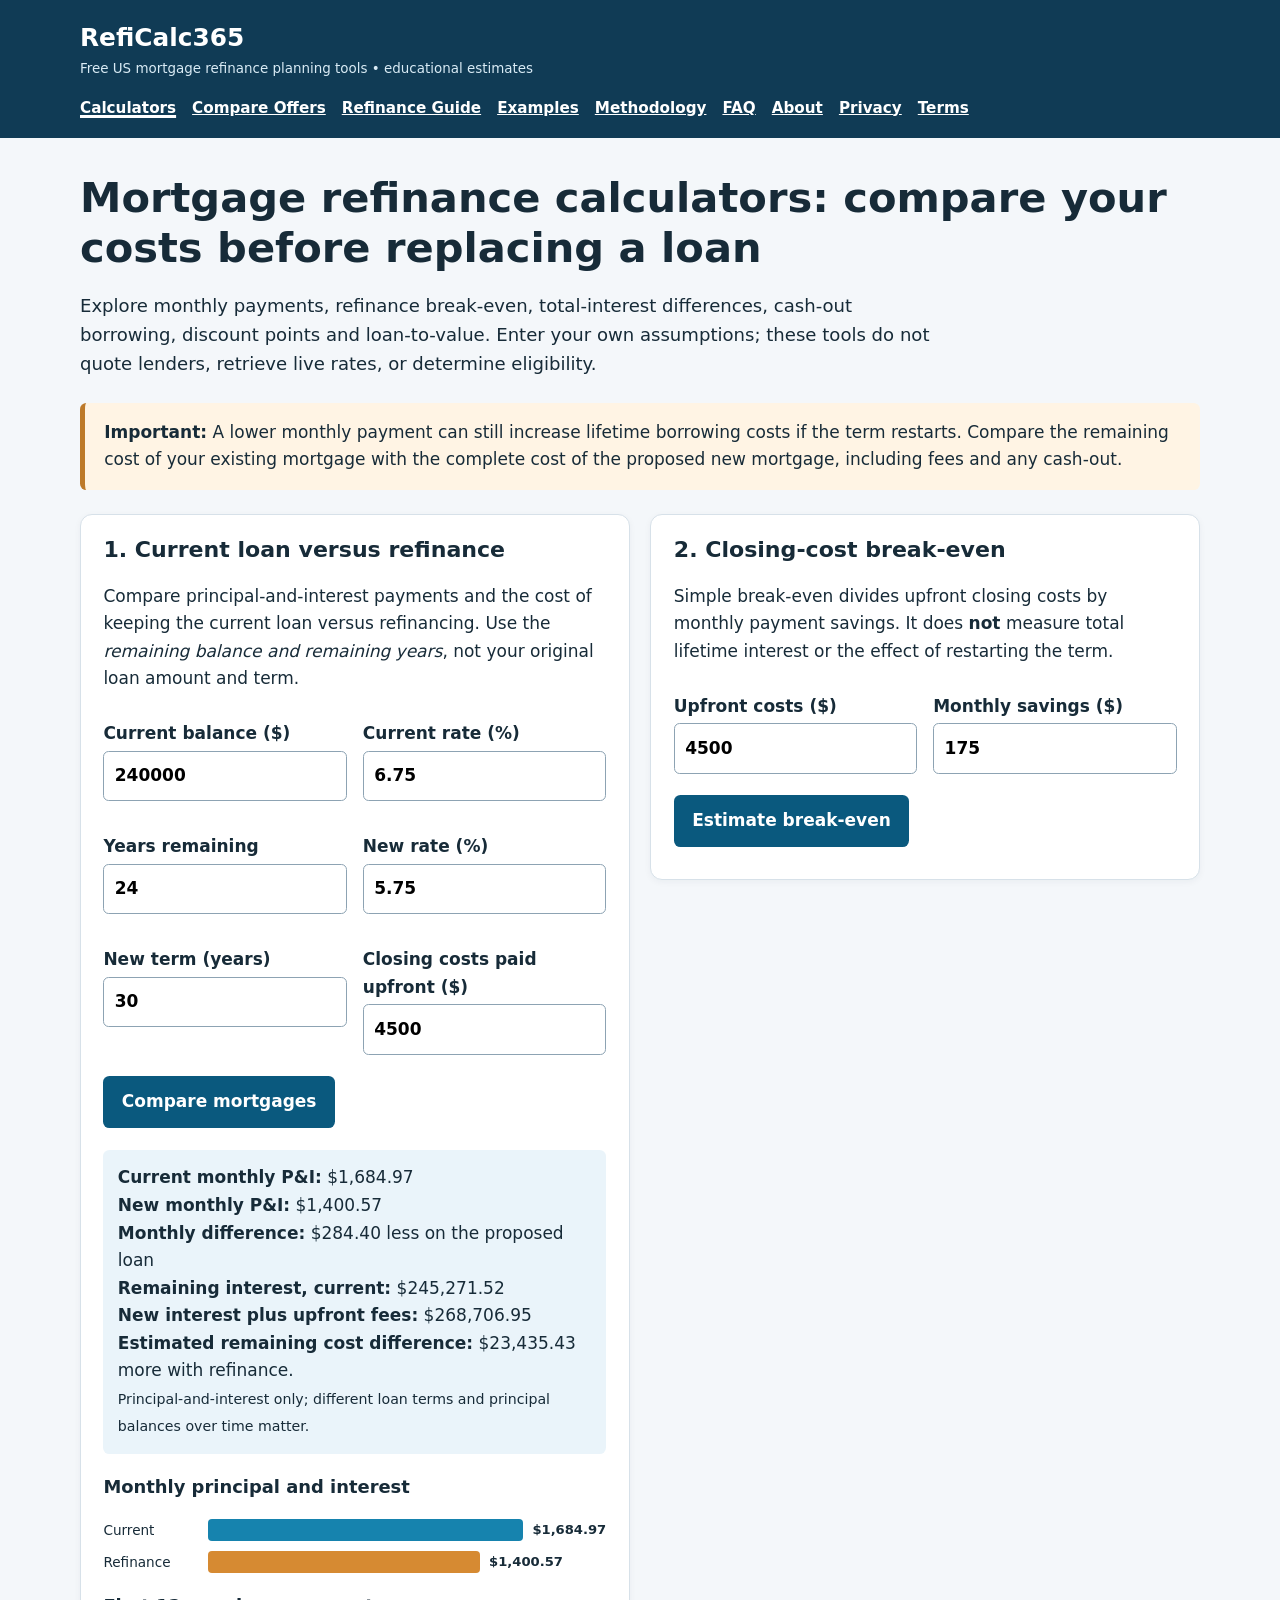
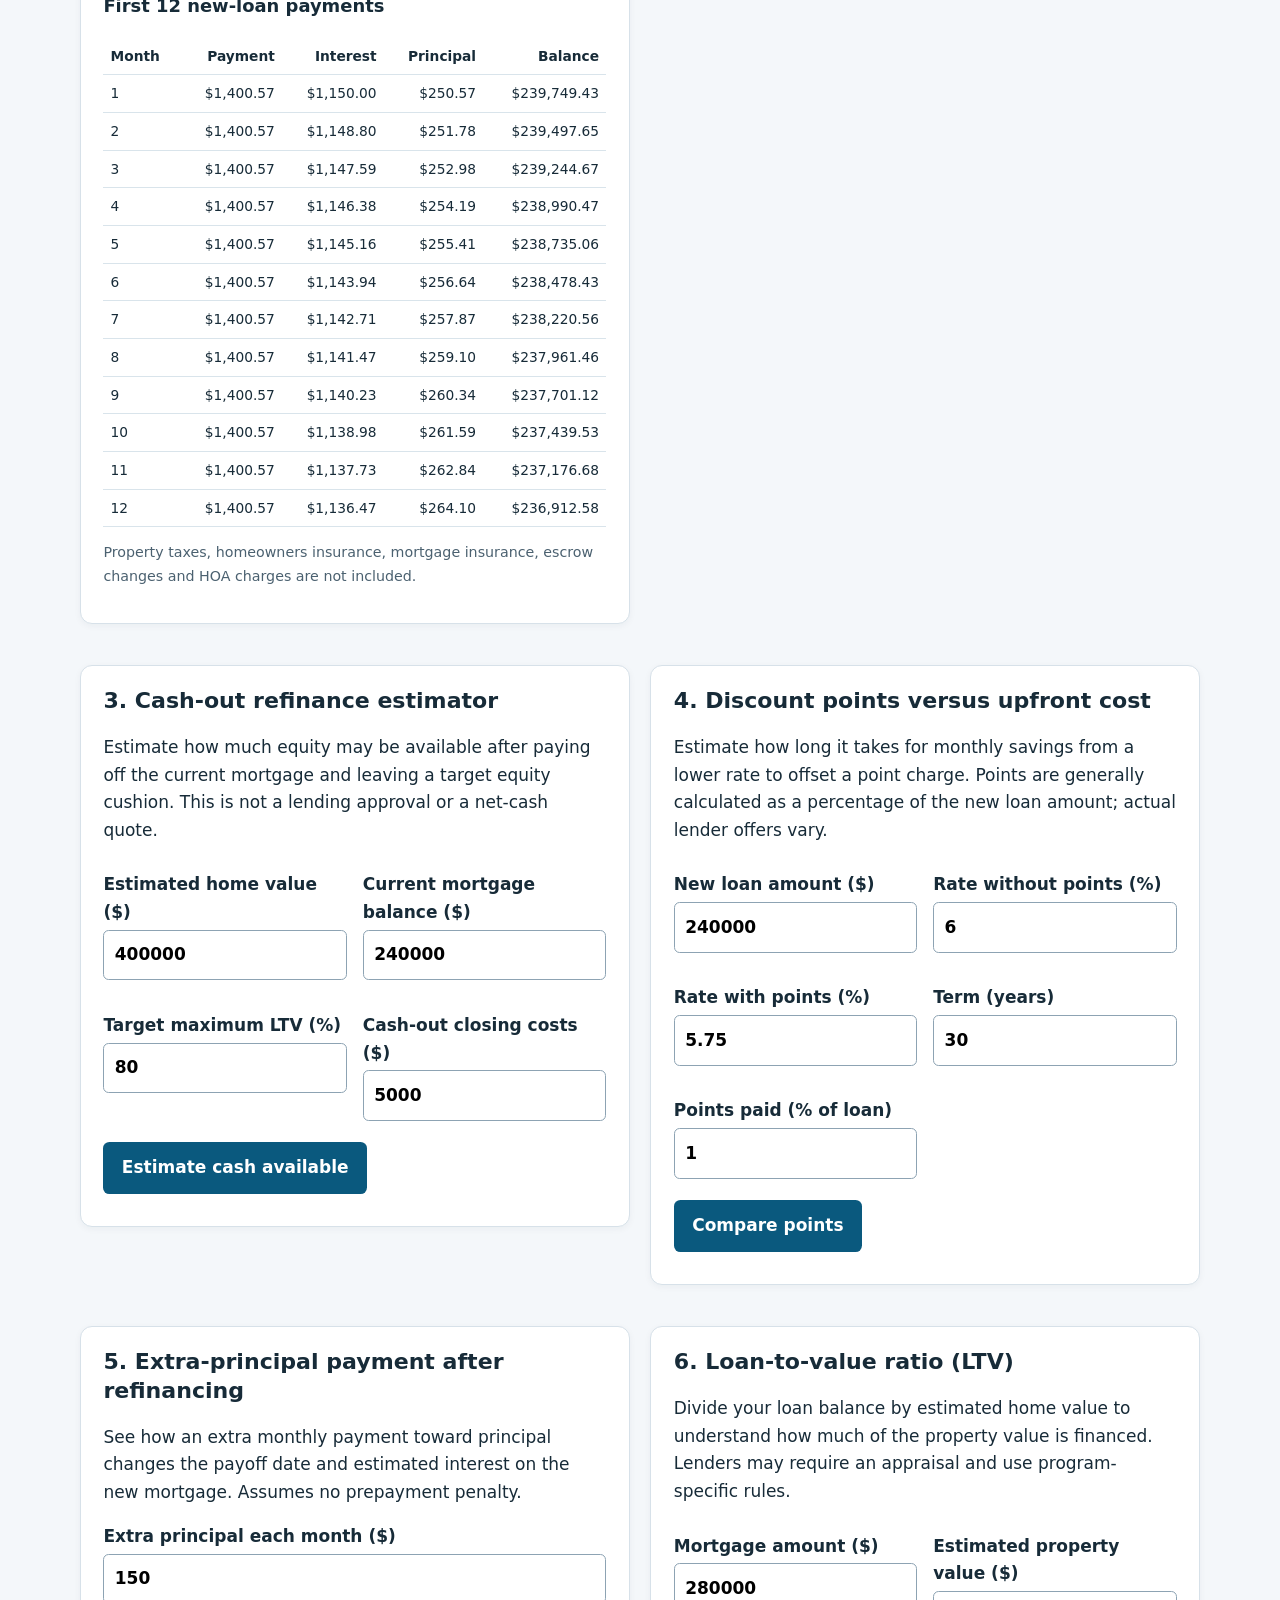
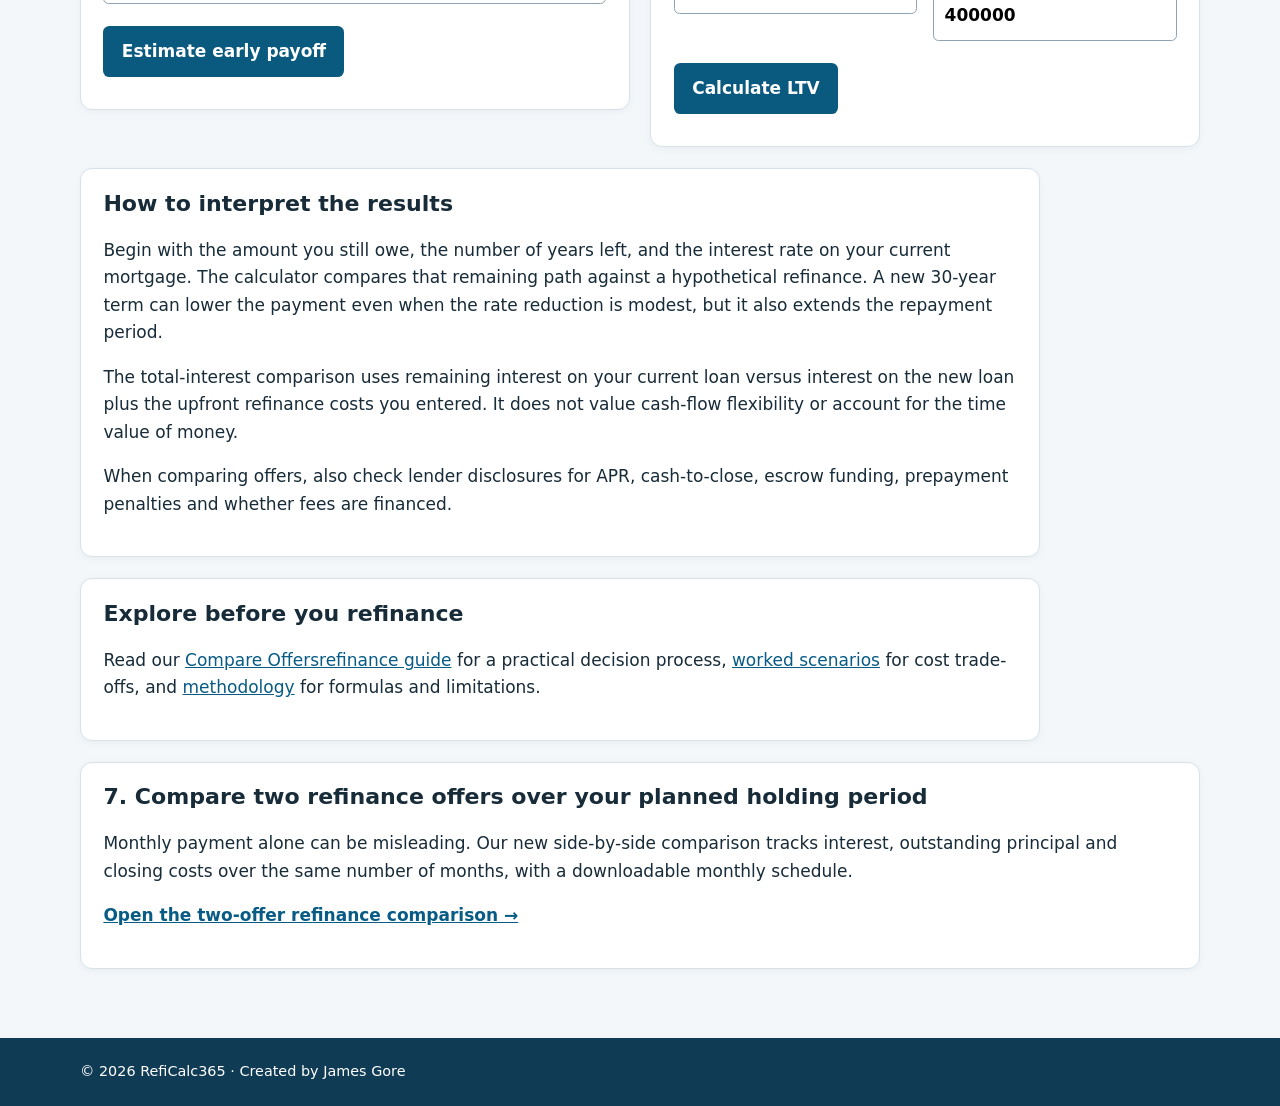
<file: index.html>
<!doctype html><html lang="en"><head><meta charset="utf-8"><meta name="viewport" content="width=device-width,initial-scale=1"><meta name="theme-color" content="#103b55"><title>Mortgage Refinance Calculator, Break-Even &amp; Cash-Out | RefiCalc365</title><meta name="description" content="Compare mortgage refinancing costs, payments, break-even, discount points, cash-out and equity with transparent assumptions."><link rel="canonical" href="https://reficalc365.com/index.html"><link rel="stylesheet" href="style.css"><script async src="https://pagead2.googlesyndication.com/pagead/js/adsbygoogle.js?client=ca-pub-5287196493103465" crossorigin="anonymous"></script><script src="script.js" defer></script></head><body><a class="skip" href="#main">Skip to content</a><header><div class="wrap"><div class="brand"><a href="index.html">RefiCalc365</a><small>Free US mortgage refinance planning tools • educational estimates</small></div><nav aria-label="Main navigation"><a href="index.html" aria-current="page">Calculators</a><a href="offers.html">Compare Offers</a><a href="guide.html">Refinance Guide</a><a href="examples.html">Examples</a><a href="methodology.html">Methodology</a><a href="faq.html">FAQ</a><a href="about.html">About</a><a href="privacy.html">Privacy</a><a href="terms.html">Terms</a></nav></div></header><main id="main" class="wrap"><h1>Mortgage refinance calculators: compare your costs before replacing a loan</h1><p class="lead">Explore monthly payments, refinance break-even, total-interest differences, cash-out borrowing, discount points and loan-to-value. Enter your own assumptions; these tools do not quote lenders, retrieve live rates, or determine eligibility.</p><div class="notice"><strong>Important:</strong> A lower monthly payment can still increase lifetime borrowing costs if the term restarts. Compare the remaining cost of your existing mortgage with the complete cost of the proposed new mortgage, including fees and any cash-out.</div><div class="toolgrid"><section class="panel"><h2>1. Current loan versus refinance</h2><p>Compare principal-and-interest payments and the cost of keeping the current loan versus refinancing. Use the <em>remaining balance and remaining years</em>, not your original loan amount and term.</p><form id="comparison"><div class="fields"><label>Current balance ($)<input id="balance" type="number" min="1" step=".01" value="240000" required></label><label>Current rate (%)<input id="oldRate" type="number" min="0" max="50" step=".01" value="6.75" required></label><label>Years remaining<input id="oldYears" type="number" min=".083333" max="50" step="any" value="24" required></label><label>New rate (%)<input id="newRate" type="number" min="0" max="50" step=".01" value="5.75" required></label><label>New term (years)<input id="newYears" type="number" min=".083333" max="50" step="any" value="30" required></label><label>Closing costs paid upfront ($)<input id="costs" type="number" min="0" step=".01" value="4500" required></label></div><button>Compare mortgages</button></form><div class="result" id="comparisonResult" aria-live="polite"></div><h3>Monthly principal and interest</h3><div class="bars" id="comparisonBars" role="img" aria-label="Current and new monthly payment comparison"></div><h3>First 12 new-loan payments</h3><div class="scroll"><table><thead><tr><th>Month</th><th>Payment</th><th>Interest</th><th>Principal</th><th>Balance</th></tr></thead><tbody id="schedule"></tbody></table></div><p class="hint">Property taxes, homeowners insurance, mortgage insurance, escrow changes and HOA charges are not included.</p></section><section class="panel"><h2>2. Closing-cost break-even</h2><p>Simple break-even divides upfront closing costs by monthly payment savings. It does <strong>not</strong> measure total lifetime interest or the effect of restarting the term.</p><form id="breakEven"><div class="fields"><label>Upfront costs ($)<input id="beCosts" type="number" min="0" step=".01" value="4500" required></label><label>Monthly savings ($)<input id="beSavings" type="number" step=".01" value="175" required></label></div><button>Estimate break-even</button></form><div class="result" id="beResult" aria-live="polite"></div></section><section class="panel"><h2>3. Cash-out refinance estimator</h2><p>Estimate how much equity may be available after paying off the current mortgage and leaving a target equity cushion. This is not a lending approval or a net-cash quote.</p><form id="cashOut"><div class="fields"><label>Estimated home value ($)<input id="homeValue" type="number" min="1" step=".01" value="400000" required></label><label>Current mortgage balance ($)<input id="cashBalance" type="number" min="0" step=".01" value="240000" required></label><label>Target maximum LTV (%)<input id="maxLtv" type="number" min="1" max="100" step=".1" value="80" required></label><label>Cash-out closing costs ($)<input id="cashFees" type="number" min="0" step=".01" value="5000" required></label></div><button>Estimate cash available</button></form><div class="result" id="cashResult" aria-live="polite"></div></section><section class="panel"><h2>4. Discount points versus upfront cost</h2><p>Estimate how long it takes for monthly savings from a lower rate to offset a point charge. Points are generally calculated as a percentage of the new loan amount; actual lender offers vary.</p><form id="points"><div class="fields"><label>New loan amount ($)<input id="pointBalance" type="number" min="1" step=".01" value="240000" required></label><label>Rate without points (%)<input id="noPointRate" type="number" min="0" max="50" step=".01" value="6" required></label><label>Rate with points (%)<input id="pointRate" type="number" min="0" max="50" step=".01" value="5.75" required></label><label>Term (years)<input id="pointYears" type="number" min=".083333" max="50" step="any" value="30" required></label><label>Points paid (% of loan)<input id="pointPct" type="number" min="0" max="20" step=".1" value="1" required></label></div><button>Compare points</button></form><div class="result" id="pointResult" aria-live="polite"></div></section><section class="panel"><h2>5. Extra-principal payment after refinancing</h2><p>See how an extra monthly payment toward principal changes the payoff date and estimated interest on the new mortgage. Assumes no prepayment penalty.</p><form id="extra"><label>Extra principal each month ($)<input id="extraAmount" type="number" min="0" step=".01" value="150" required></label><button>Estimate early payoff</button></form><div class="result" id="extraResult" aria-live="polite"></div></section><section class="panel"><h2>6. Loan-to-value ratio (LTV)</h2><p>Divide your loan balance by estimated home value to understand how much of the property value is financed. Lenders may require an appraisal and use program-specific rules.</p><form id="ltv"><div class="fields"><label>Mortgage amount ($)<input id="ltvLoan" type="number" min="0" step=".01" value="280000" required></label><label>Estimated property value ($)<input id="ltvValue" type="number" min="1" step=".01" value="400000" required></label></div><button>Calculate LTV</button></form><div class="result" id="ltvResult" aria-live="polite"></div></section></div><section class="article"><h2>How to interpret the results</h2><p>Begin with the amount you still owe, the number of years left, and the interest rate on your current mortgage. The calculator compares that remaining path against a hypothetical refinance. A new 30-year term can lower the payment even when the rate reduction is modest, but it also extends the repayment period.</p><p>The total-interest comparison uses remaining interest on your current loan versus interest on the new loan plus the upfront refinance costs you entered. It does not value cash-flow flexibility or account for the time value of money.</p><p>When comparing offers, also check lender disclosures for APR, cash-to-close, escrow funding, prepayment penalties and whether fees are financed.</p></section><section class="article"><h2>Explore before you refinance</h2><p>Read our <a href="offers.html">Compare Offers</a><a href="guide.html">refinance guide</a> for a practical decision process, <a href="examples.html">worked scenarios</a> for cost trade-offs, and <a href="methodology.html">methodology</a> for formulas and limitations.</p></section><section class="panel" id="offers-intro"><h2>7. Compare two refinance offers over your planned holding period</h2><p>Monthly payment alone can be misleading. Our new side-by-side comparison tracks interest, outstanding principal and closing costs over the same number of months, with a downloadable monthly schedule.</p><p><a href="offers.html"><strong>Open the two-offer refinance comparison →</strong></a></p></section></main><footer><div class="wrap">© <span class="year">2026</span> RefiCalc365 · Created by James Gore</div></footer></body></html>
</file>
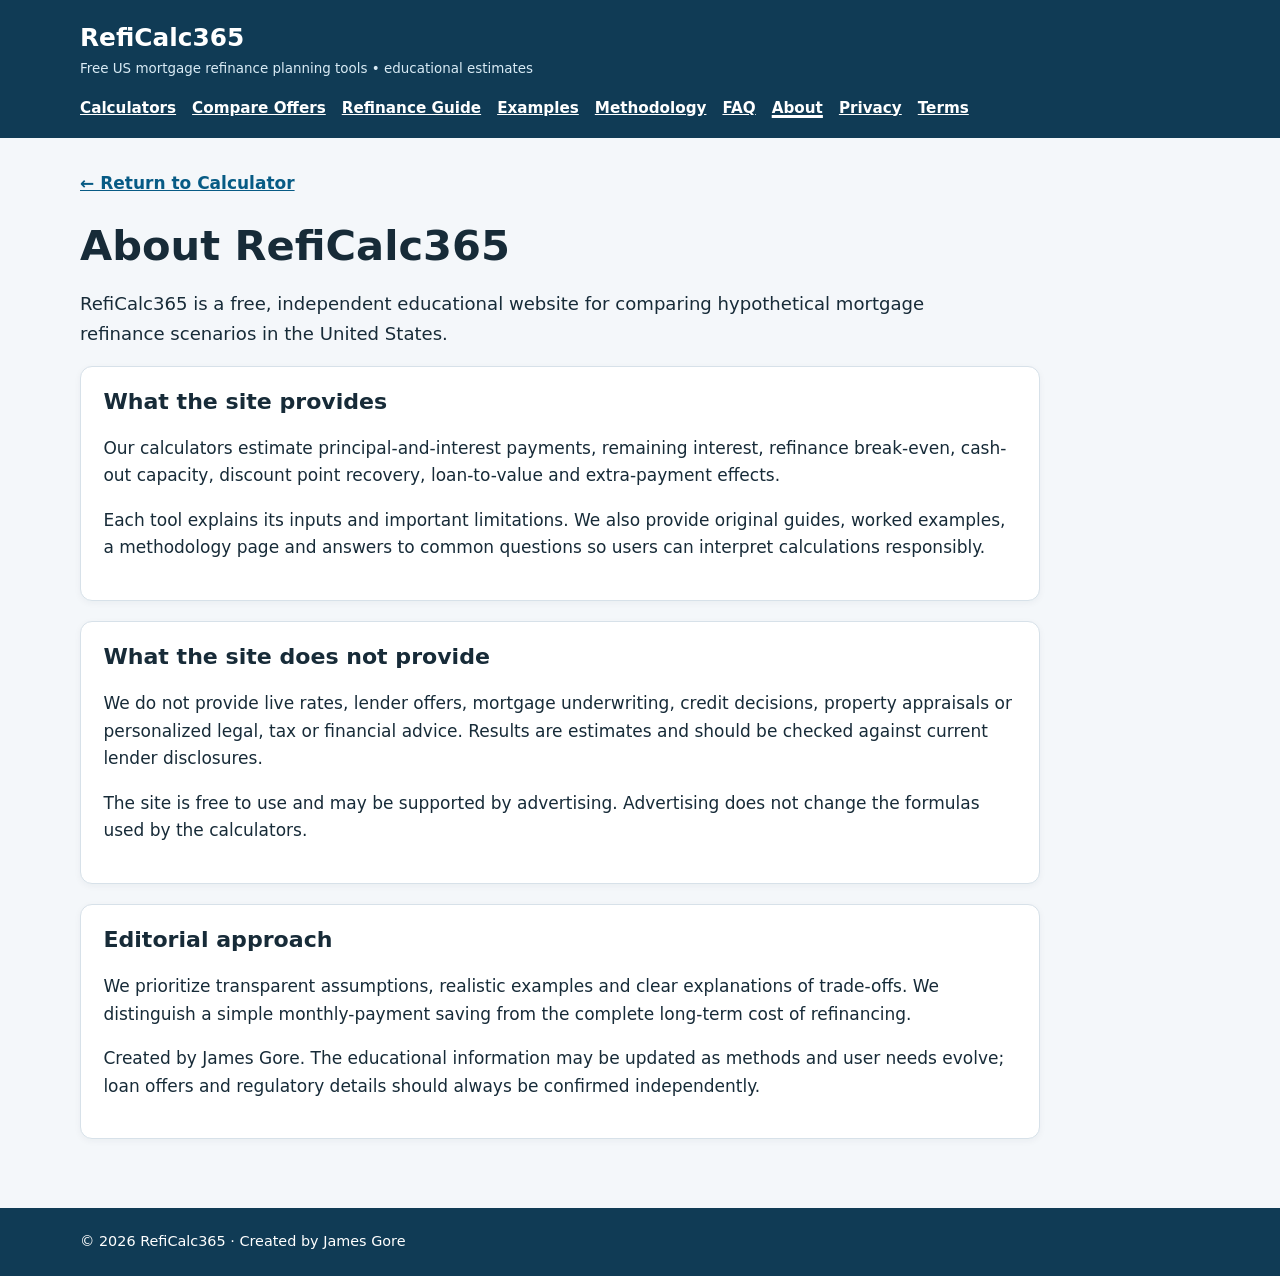
<file: about.html>
<!doctype html><html lang="en"><head><meta charset="utf-8"><meta name="viewport" content="width=device-width,initial-scale=1"><meta name="theme-color" content="#103b55"><title>About RefiCalc365 | RefiCalc365</title><meta name="description" content="Learn the purpose, scope and editorial principles of this free mortgage refinance planning resource."><link rel="canonical" href="https://reficalc365.com/about.html"><link rel="stylesheet" href="style.css"><script async src="https://pagead2.googlesyndication.com/pagead/js/adsbygoogle.js?client=ca-pub-5287196493103465" crossorigin="anonymous"></script><script src="script.js" defer></script></head><body><a class="skip" href="#main">Skip to content</a><header><div class="wrap"><div class="brand"><a href="index.html">RefiCalc365</a><small>Free US mortgage refinance planning tools • educational estimates</small></div><nav aria-label="Main navigation"><a href="index.html">Calculators</a><a href="offers.html">Compare Offers</a><a href="guide.html">Refinance Guide</a><a href="examples.html">Examples</a><a href="methodology.html">Methodology</a><a href="faq.html">FAQ</a><a href="about.html" aria-current="page">About</a><a href="privacy.html">Privacy</a><a href="terms.html">Terms</a></nav></div></header><main id="main" class="wrap"><p class="return"><a href="index.html">← Return to Calculator</a></p><h1>About RefiCalc365</h1><p class="lead">RefiCalc365 is a free, independent educational website for comparing hypothetical mortgage refinance scenarios in the United States.</p><section class="article"><h2>What the site provides</h2><p>Our calculators estimate principal-and-interest payments, remaining interest, refinance break-even, cash-out capacity, discount point recovery, loan-to-value and extra-payment effects.</p><p>Each tool explains its inputs and important limitations. We also provide original guides, worked examples, a methodology page and answers to common questions so users can interpret calculations responsibly.</p></section><section class="article"><h2>What the site does not provide</h2><p>We do not provide live rates, lender offers, mortgage underwriting, credit decisions, property appraisals or personalized legal, tax or financial advice. Results are estimates and should be checked against current lender disclosures.</p><p>The site is free to use and may be supported by advertising. Advertising does not change the formulas used by the calculators.</p></section><section class="article"><h2>Editorial approach</h2><p>We prioritize transparent assumptions, realistic examples and clear explanations of trade-offs. We distinguish a simple monthly-payment saving from the complete long-term cost of refinancing.</p><p>Created by James Gore. The educational information may be updated as methods and user needs evolve; loan offers and regulatory details should always be confirmed independently.</p></section></main><footer><div class="wrap">© <span class="year">2026</span> RefiCalc365 · Created by James Gore</div></footer></body></html>
</file>
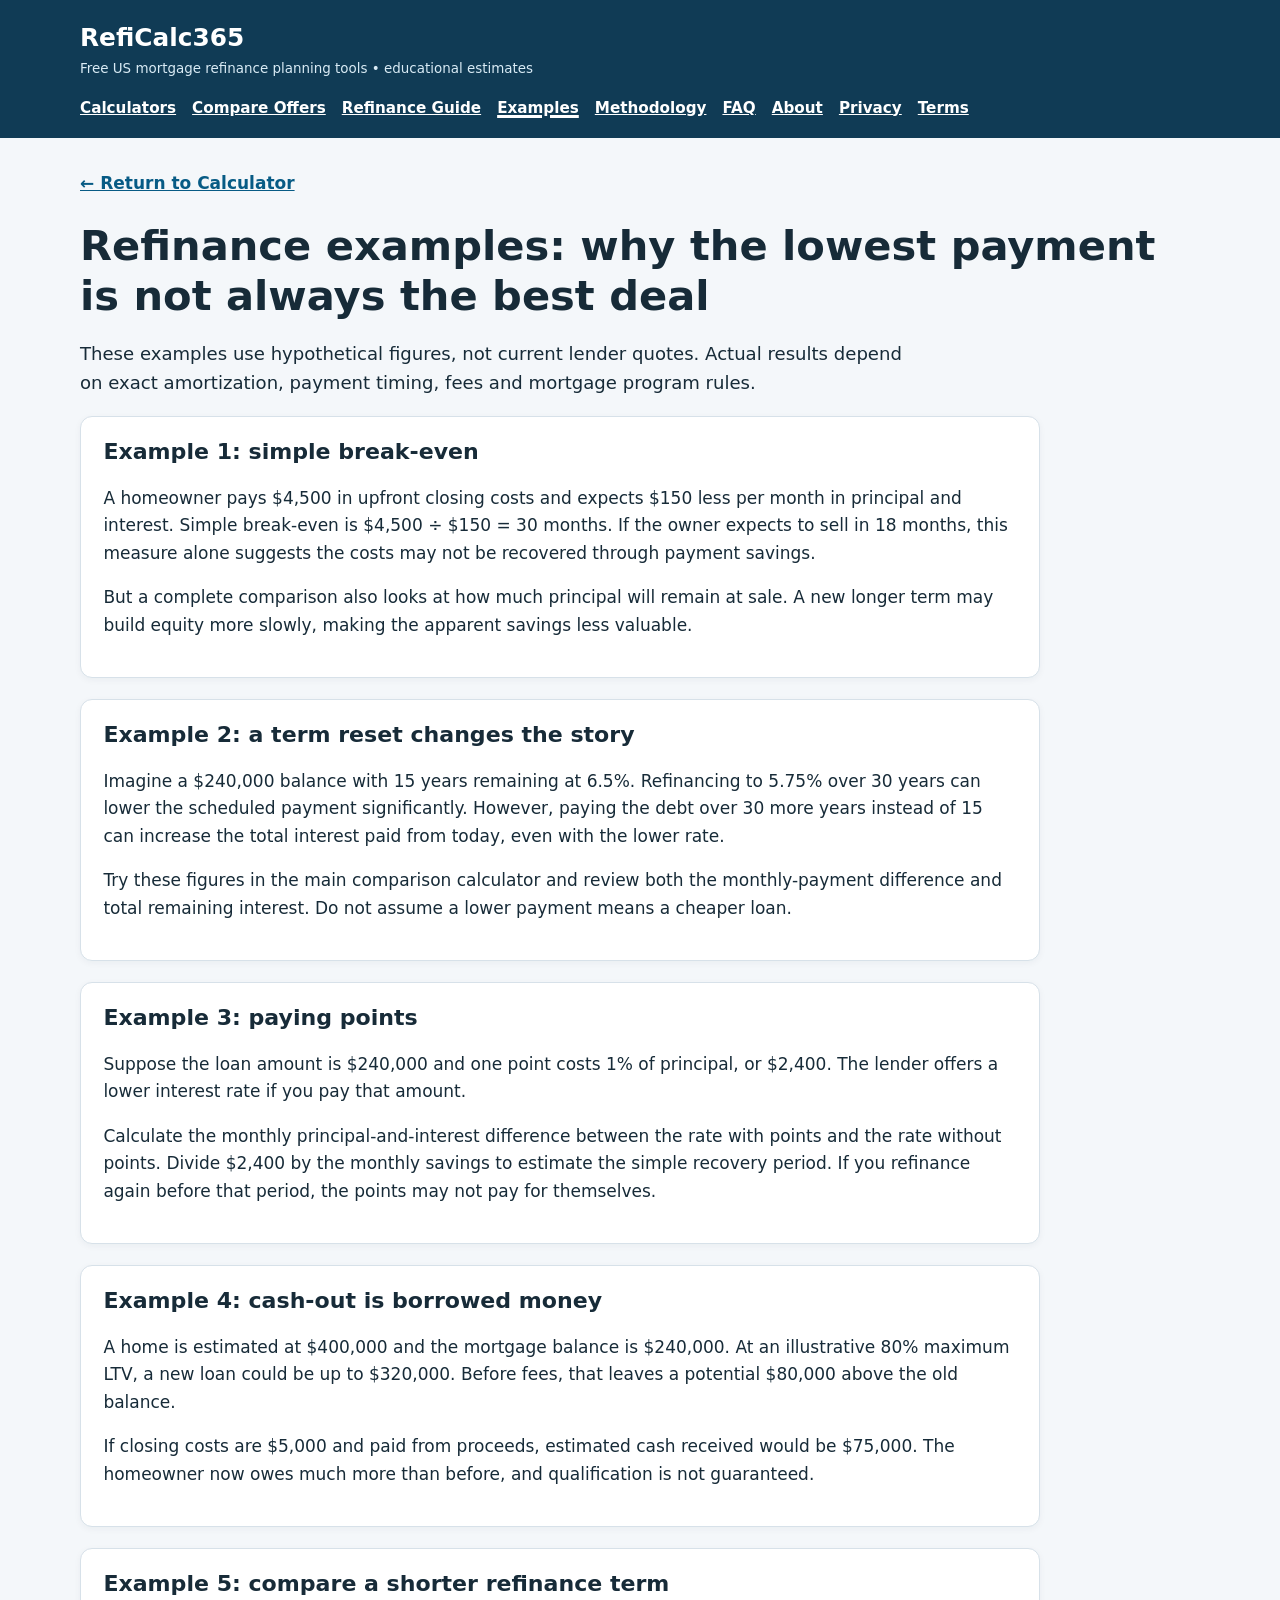
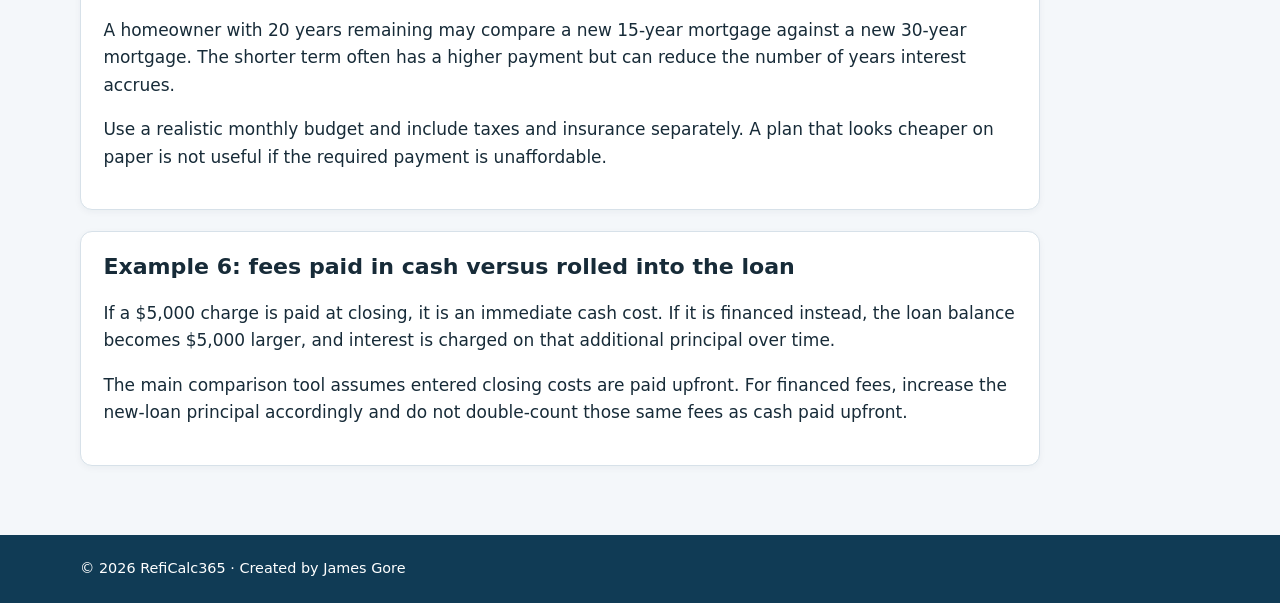
<file: examples.html>
<!doctype html><html lang="en"><head><meta charset="utf-8"><meta name="viewport" content="width=device-width,initial-scale=1"><meta name="theme-color" content="#103b55"><title>Mortgage Refinance Worked Examples | RefiCalc365</title><meta name="description" content="Illustrative examples comparing payment savings, break-even, term resets, points and cash-out borrowing."><link rel="canonical" href="https://reficalc365.com/examples.html"><link rel="stylesheet" href="style.css"><script async src="https://pagead2.googlesyndication.com/pagead/js/adsbygoogle.js?client=ca-pub-5287196493103465" crossorigin="anonymous"></script><script src="script.js" defer></script></head><body><a class="skip" href="#main">Skip to content</a><header><div class="wrap"><div class="brand"><a href="index.html">RefiCalc365</a><small>Free US mortgage refinance planning tools • educational estimates</small></div><nav aria-label="Main navigation"><a href="index.html">Calculators</a><a href="offers.html">Compare Offers</a><a href="guide.html">Refinance Guide</a><a href="examples.html" aria-current="page">Examples</a><a href="methodology.html">Methodology</a><a href="faq.html">FAQ</a><a href="about.html">About</a><a href="privacy.html">Privacy</a><a href="terms.html">Terms</a></nav></div></header><main id="main" class="wrap"><p class="return"><a href="index.html">← Return to Calculator</a></p><h1>Refinance examples: why the lowest payment is not always the best deal</h1><p class="lead">These examples use hypothetical figures, not current lender quotes. Actual results depend on exact amortization, payment timing, fees and mortgage program rules.</p><section class="article"><h2>Example 1: simple break-even</h2><p>A homeowner pays $4,500 in upfront closing costs and expects $150 less per month in principal and interest. Simple break-even is $4,500 ÷ $150 = 30 months. If the owner expects to sell in 18 months, this measure alone suggests the costs may not be recovered through payment savings.</p><p>But a complete comparison also looks at how much principal will remain at sale. A new longer term may build equity more slowly, making the apparent savings less valuable.</p></section><section class="article"><h2>Example 2: a term reset changes the story</h2><p>Imagine a $240,000 balance with 15 years remaining at 6.5%. Refinancing to 5.75% over 30 years can lower the scheduled payment significantly. However, paying the debt over 30 more years instead of 15 can increase the total interest paid from today, even with the lower rate.</p><p>Try these figures in the main comparison calculator and review both the monthly-payment difference and total remaining interest. Do not assume a lower payment means a cheaper loan.</p></section><section class="article"><h2>Example 3: paying points</h2><p>Suppose the loan amount is $240,000 and one point costs 1% of principal, or $2,400. The lender offers a lower interest rate if you pay that amount.</p><p>Calculate the monthly principal-and-interest difference between the rate with points and the rate without points. Divide $2,400 by the monthly savings to estimate the simple recovery period. If you refinance again before that period, the points may not pay for themselves.</p></section><section class="article"><h2>Example 4: cash-out is borrowed money</h2><p>A home is estimated at $400,000 and the mortgage balance is $240,000. At an illustrative 80% maximum LTV, a new loan could be up to $320,000. Before fees, that leaves a potential $80,000 above the old balance.</p><p>If closing costs are $5,000 and paid from proceeds, estimated cash received would be $75,000. The homeowner now owes much more than before, and qualification is not guaranteed.</p></section><section class="article"><h2>Example 5: compare a shorter refinance term</h2><p>A homeowner with 20 years remaining may compare a new 15-year mortgage against a new 30-year mortgage. The shorter term often has a higher payment but can reduce the number of years interest accrues.</p><p>Use a realistic monthly budget and include taxes and insurance separately. A plan that looks cheaper on paper is not useful if the required payment is unaffordable.</p></section><section class="article"><h2>Example 6: fees paid in cash versus rolled into the loan</h2><p>If a $5,000 charge is paid at closing, it is an immediate cash cost. If it is financed instead, the loan balance becomes $5,000 larger, and interest is charged on that additional principal over time.</p><p>The main comparison tool assumes entered closing costs are paid upfront. For financed fees, increase the new-loan principal accordingly and do not double-count those same fees as cash paid upfront.</p></section></main><footer><div class="wrap">© <span class="year">2026</span> RefiCalc365 · Created by James Gore</div></footer></body></html>
</file>
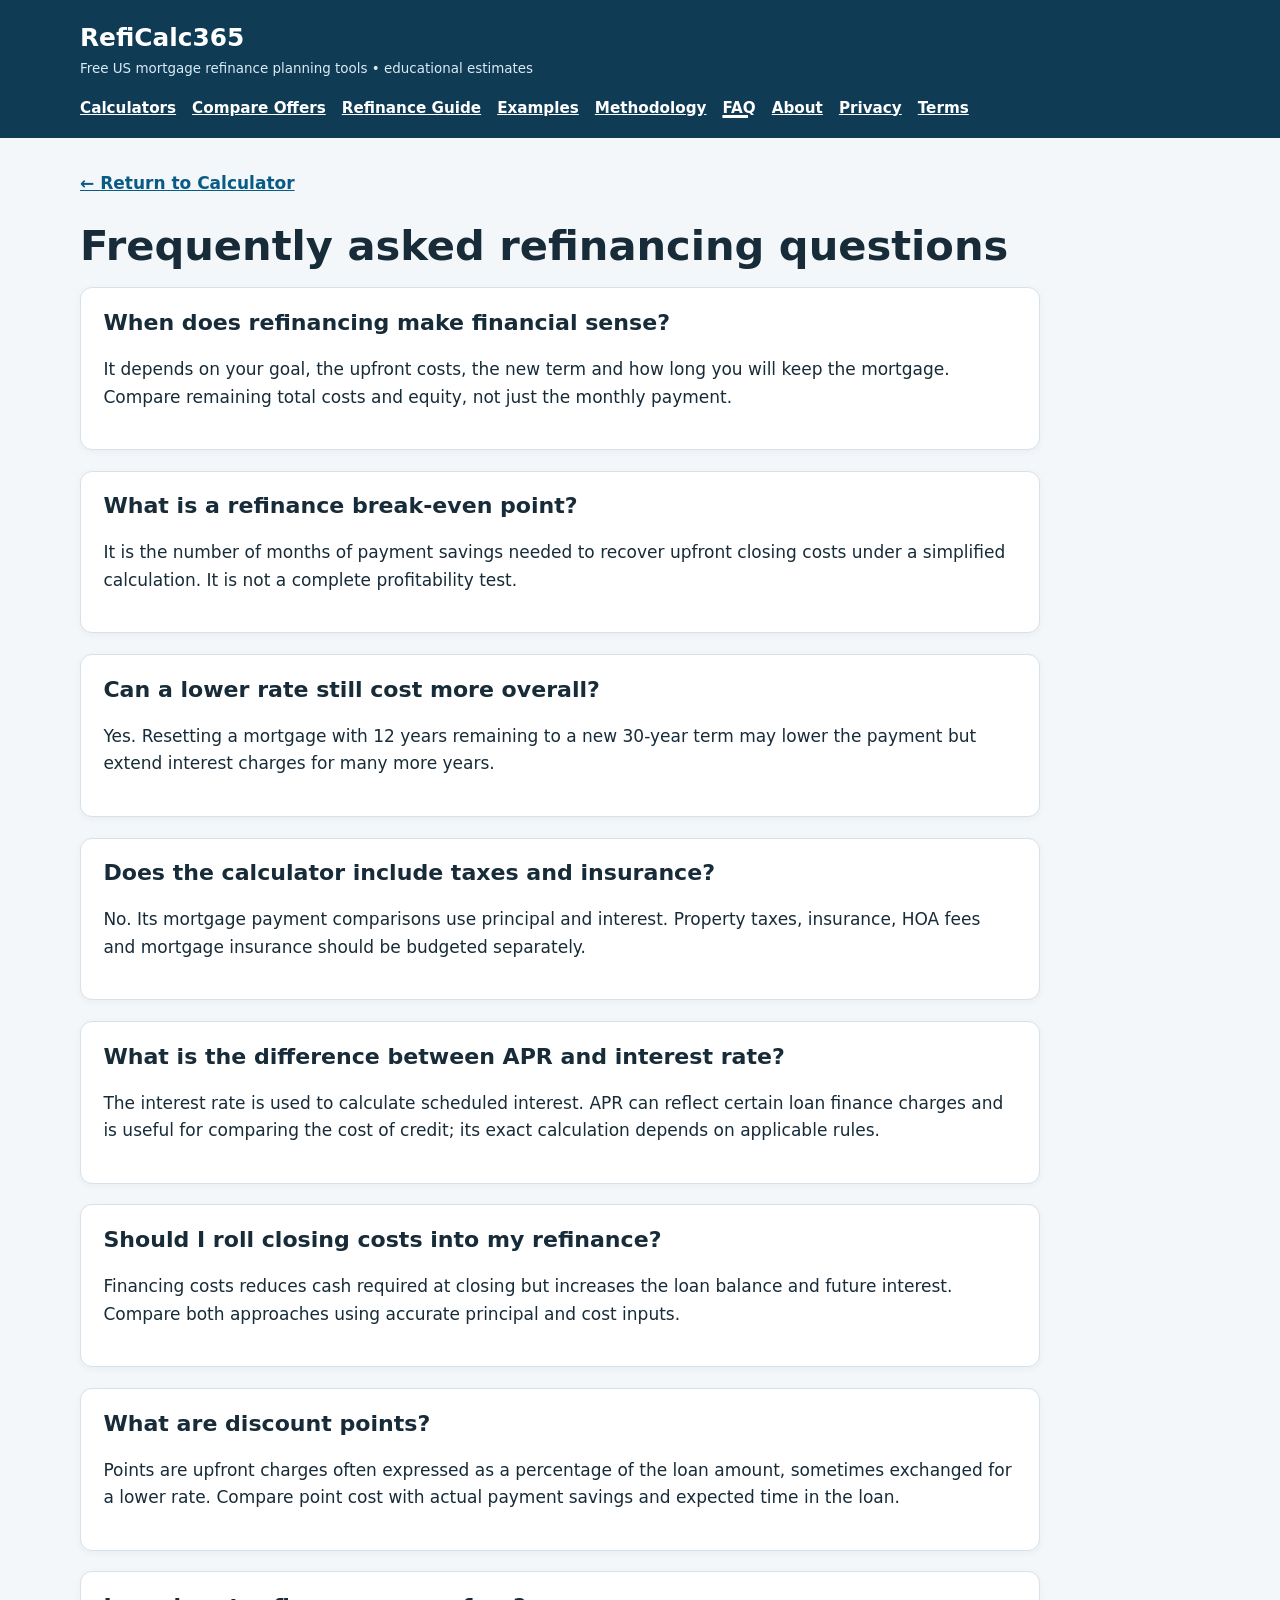
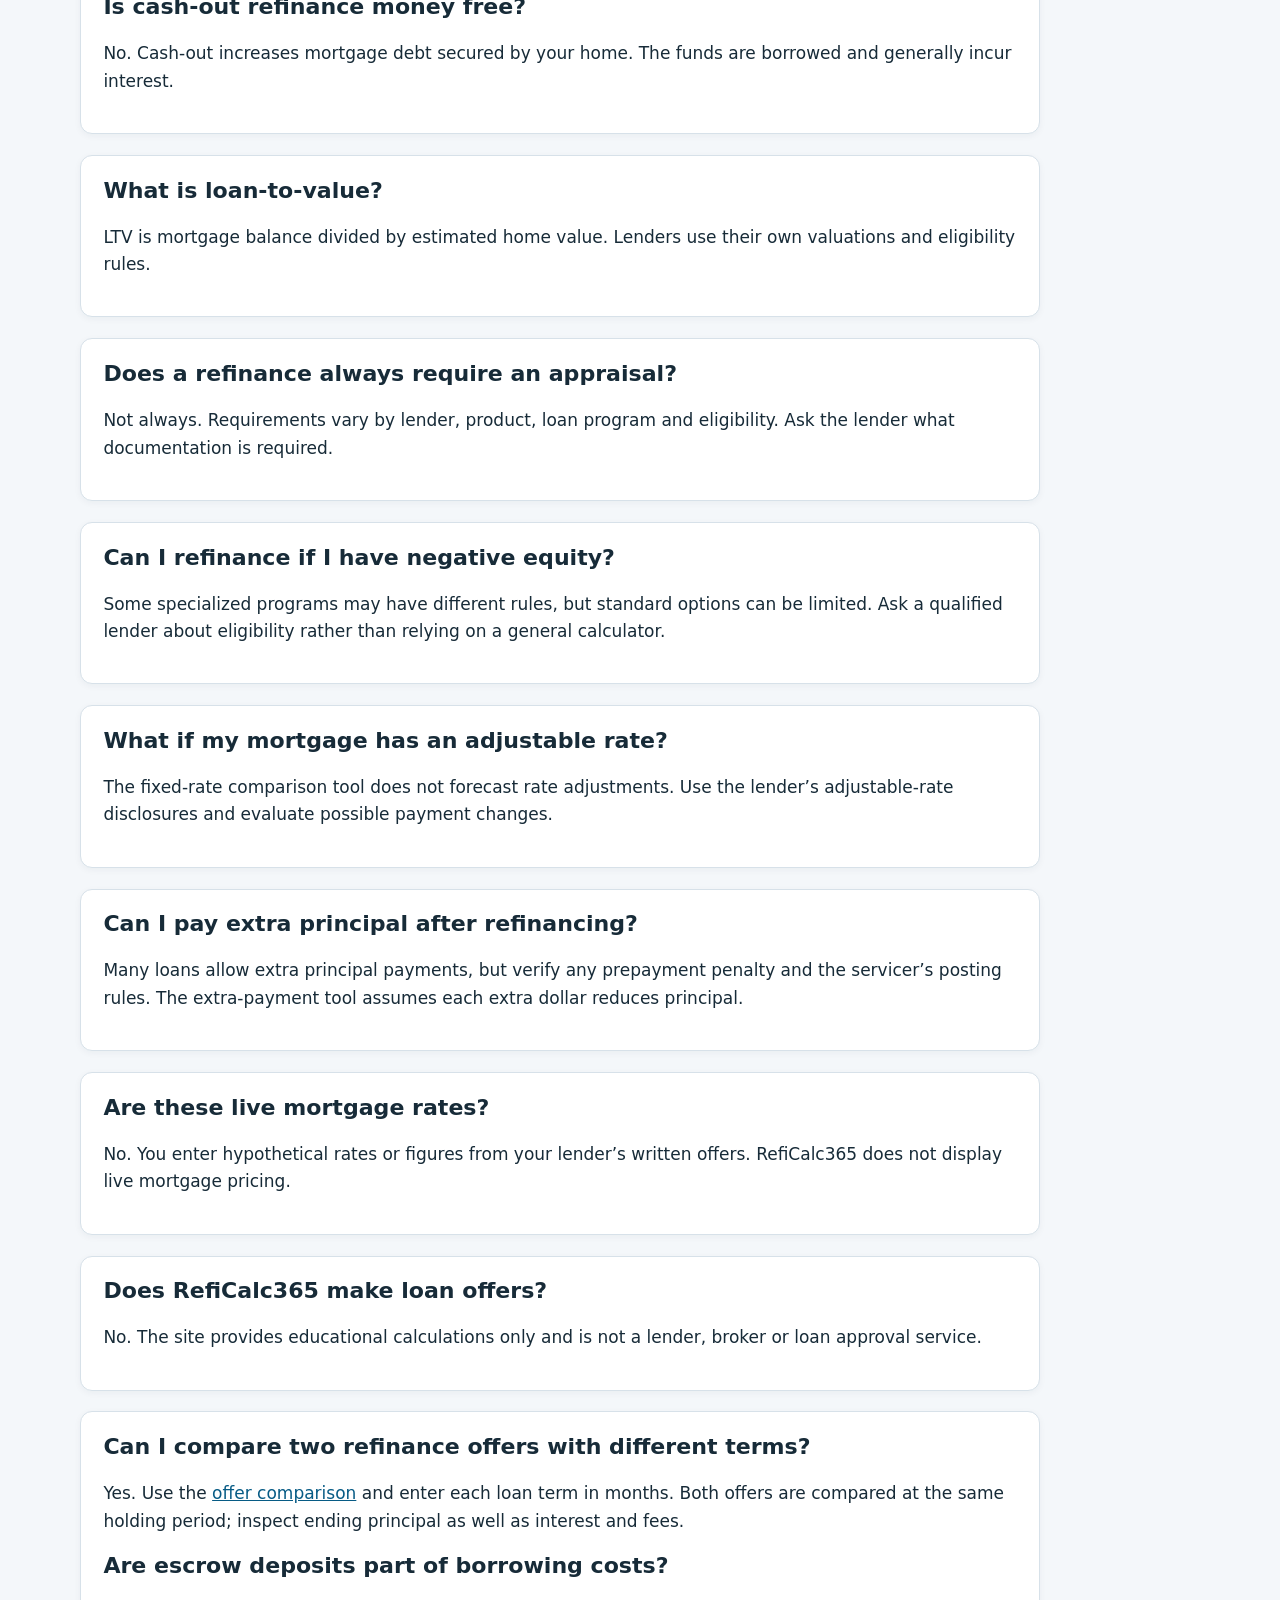
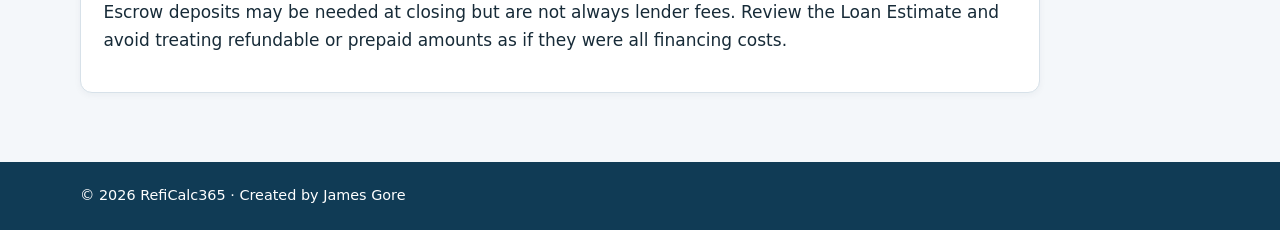
<file: faq.html>
<!doctype html><html lang="en"><head><meta charset="utf-8"><meta name="viewport" content="width=device-width,initial-scale=1"><meta name="theme-color" content="#103b55"><title>Mortgage Refinance Frequently Asked Questions | RefiCalc365</title><meta name="description" content="Answers about refinance costs, break-even, mortgage terms, points, cash-out, escrow and payment savings."><link rel="canonical" href="https://reficalc365.com/faq.html"><link rel="stylesheet" href="style.css"><script async src="https://pagead2.googlesyndication.com/pagead/js/adsbygoogle.js?client=ca-pub-5287196493103465" crossorigin="anonymous"></script><script src="script.js" defer></script></head><body><a class="skip" href="#main">Skip to content</a><header><div class="wrap"><div class="brand"><a href="index.html">RefiCalc365</a><small>Free US mortgage refinance planning tools • educational estimates</small></div><nav aria-label="Main navigation"><a href="index.html">Calculators</a><a href="offers.html">Compare Offers</a><a href="guide.html">Refinance Guide</a><a href="examples.html">Examples</a><a href="methodology.html">Methodology</a><a href="faq.html" aria-current="page">FAQ</a><a href="about.html">About</a><a href="privacy.html">Privacy</a><a href="terms.html">Terms</a></nav></div></header><main id="main" class="wrap"><p class="return"><a href="index.html">← Return to Calculator</a></p><h1>Frequently asked refinancing questions</h1><section class="article"><h2>When does refinancing make financial sense?</h2><p>It depends on your goal, the upfront costs, the new term and how long you will keep the mortgage. Compare remaining total costs and equity, not just the monthly payment.</p></section><section class="article"><h2>What is a refinance break-even point?</h2><p>It is the number of months of payment savings needed to recover upfront closing costs under a simplified calculation. It is not a complete profitability test.</p></section><section class="article"><h2>Can a lower rate still cost more overall?</h2><p>Yes. Resetting a mortgage with 12 years remaining to a new 30-year term may lower the payment but extend interest charges for many more years.</p></section><section class="article"><h2>Does the calculator include taxes and insurance?</h2><p>No. Its mortgage payment comparisons use principal and interest. Property taxes, insurance, HOA fees and mortgage insurance should be budgeted separately.</p></section><section class="article"><h2>What is the difference between APR and interest rate?</h2><p>The interest rate is used to calculate scheduled interest. APR can reflect certain loan finance charges and is useful for comparing the cost of credit; its exact calculation depends on applicable rules.</p></section><section class="article"><h2>Should I roll closing costs into my refinance?</h2><p>Financing costs reduces cash required at closing but increases the loan balance and future interest. Compare both approaches using accurate principal and cost inputs.</p></section><section class="article"><h2>What are discount points?</h2><p>Points are upfront charges often expressed as a percentage of the loan amount, sometimes exchanged for a lower rate. Compare point cost with actual payment savings and expected time in the loan.</p></section><section class="article"><h2>Is cash-out refinance money free?</h2><p>No. Cash-out increases mortgage debt secured by your home. The funds are borrowed and generally incur interest.</p></section><section class="article"><h2>What is loan-to-value?</h2><p>LTV is mortgage balance divided by estimated home value. Lenders use their own valuations and eligibility rules.</p></section><section class="article"><h2>Does a refinance always require an appraisal?</h2><p>Not always. Requirements vary by lender, product, loan program and eligibility. Ask the lender what documentation is required.</p></section><section class="article"><h2>Can I refinance if I have negative equity?</h2><p>Some specialized programs may have different rules, but standard options can be limited. Ask a qualified lender about eligibility rather than relying on a general calculator.</p></section><section class="article"><h2>What if my mortgage has an adjustable rate?</h2><p>The fixed-rate comparison tool does not forecast rate adjustments. Use the lender’s adjustable-rate disclosures and evaluate possible payment changes.</p></section><section class="article"><h2>Can I pay extra principal after refinancing?</h2><p>Many loans allow extra principal payments, but verify any prepayment penalty and the servicer’s posting rules. The extra-payment tool assumes each extra dollar reduces principal.</p></section><section class="article"><h2>Are these live mortgage rates?</h2><p>No. You enter hypothetical rates or figures from your lender’s written offers. RefiCalc365 does not display live mortgage pricing.</p></section><section class="article"><h2>Does RefiCalc365 make loan offers?</h2><p>No. The site provides educational calculations only and is not a lender, broker or loan approval service.</p></section><section class="article"><h2>Can I compare two refinance offers with different terms?</h2><p>Yes. Use the <a href="offers.html">offer comparison</a> and enter each loan term in months. Both offers are compared at the same holding period; inspect ending principal as well as interest and fees.</p><h2>Are escrow deposits part of borrowing costs?</h2><p>Escrow deposits may be needed at closing but are not always lender fees. Review the Loan Estimate and avoid treating refundable or prepaid amounts as if they were all financing costs.</p></section></main><footer><div class="wrap">© <span class="year">2026</span> RefiCalc365 · Created by James Gore</div></footer></body></html>
</file>
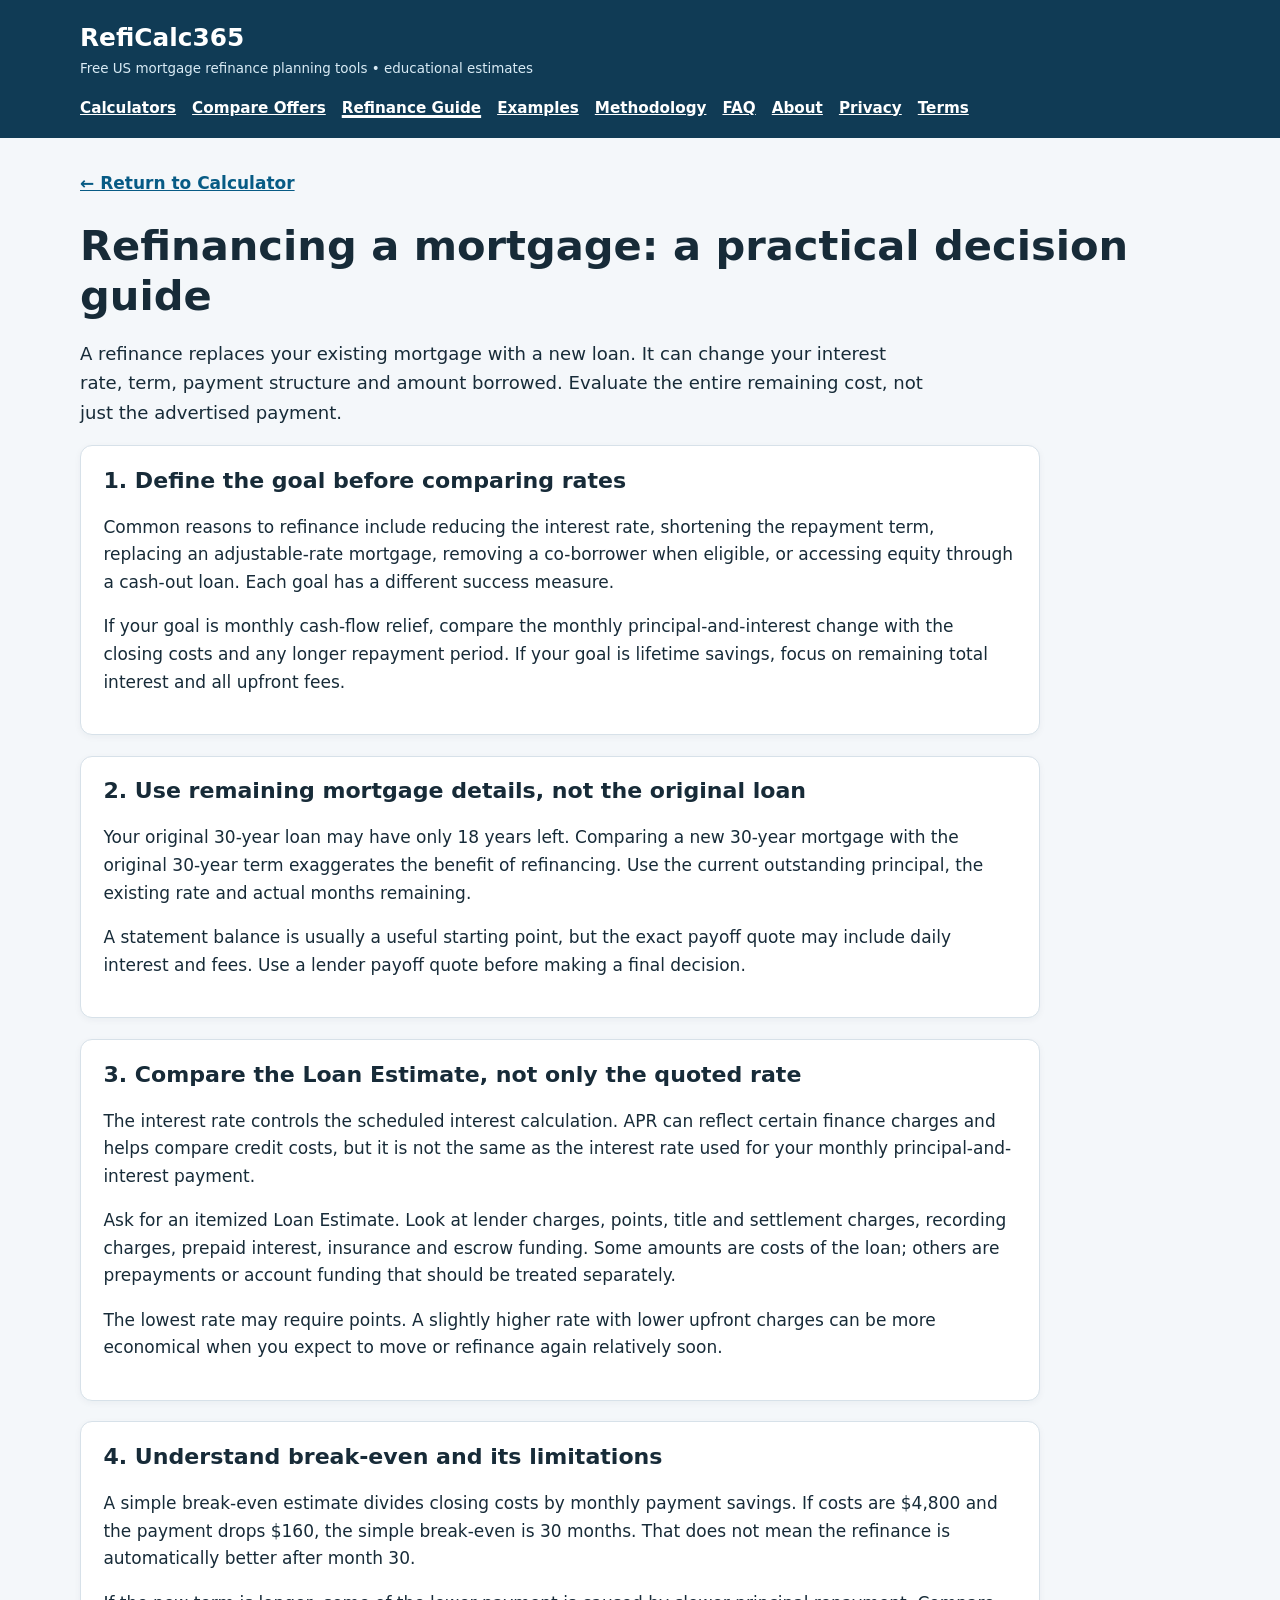
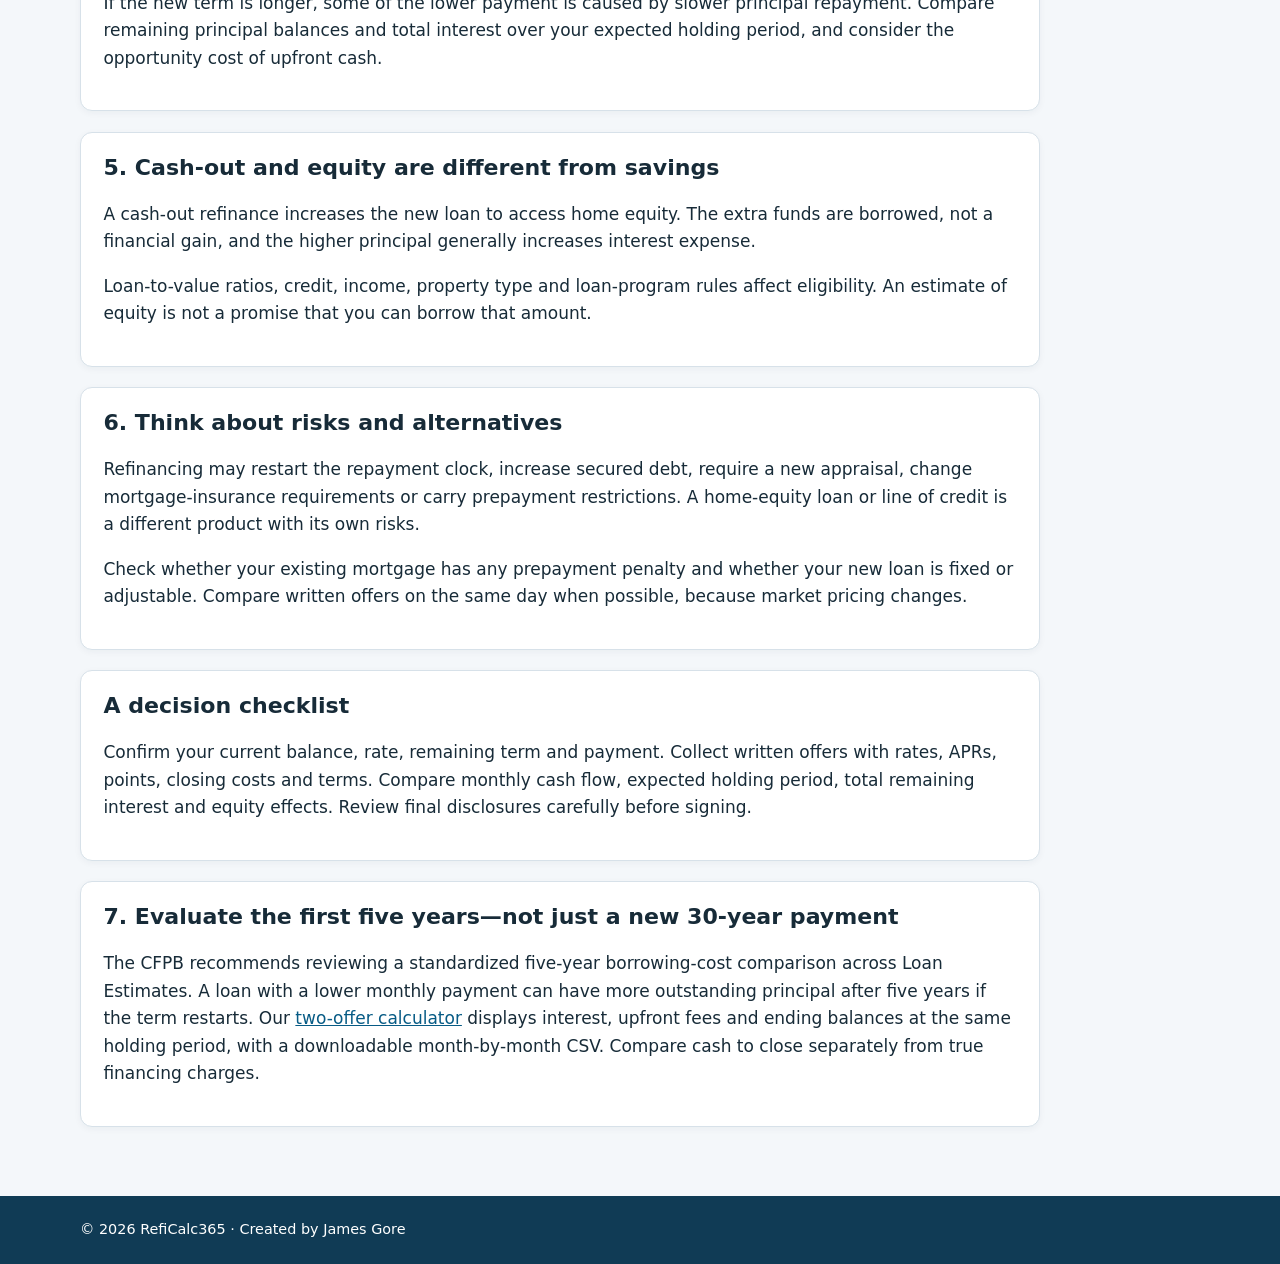
<file: guide.html>
<!doctype html><html lang="en"><head><meta charset="utf-8"><meta name="viewport" content="width=device-width,initial-scale=1"><meta name="theme-color" content="#103b55"><title>Refinance Guide: Rates, Fees, Terms and Risks | RefiCalc365</title><meta name="description" content="Understand refinancing decisions, break-even, loan term resets, closing costs, cash-out and how to compare loan offers."><link rel="canonical" href="https://reficalc365.com/guide.html"><link rel="stylesheet" href="style.css"><script async src="https://pagead2.googlesyndication.com/pagead/js/adsbygoogle.js?client=ca-pub-5287196493103465" crossorigin="anonymous"></script><script src="script.js" defer></script></head><body><a class="skip" href="#main">Skip to content</a><header><div class="wrap"><div class="brand"><a href="index.html">RefiCalc365</a><small>Free US mortgage refinance planning tools • educational estimates</small></div><nav aria-label="Main navigation"><a href="index.html">Calculators</a><a href="offers.html">Compare Offers</a><a href="guide.html" aria-current="page">Refinance Guide</a><a href="examples.html">Examples</a><a href="methodology.html">Methodology</a><a href="faq.html">FAQ</a><a href="about.html">About</a><a href="privacy.html">Privacy</a><a href="terms.html">Terms</a></nav></div></header><main id="main" class="wrap"><p class="return"><a href="index.html">← Return to Calculator</a></p><h1>Refinancing a mortgage: a practical decision guide</h1><p class="lead">A refinance replaces your existing mortgage with a new loan. It can change your interest rate, term, payment structure and amount borrowed. Evaluate the entire remaining cost, not just the advertised payment.</p><section class="article"><h2>1. Define the goal before comparing rates</h2><p>Common reasons to refinance include reducing the interest rate, shortening the repayment term, replacing an adjustable-rate mortgage, removing a co-borrower when eligible, or accessing equity through a cash-out loan. Each goal has a different success measure.</p><p>If your goal is monthly cash-flow relief, compare the monthly principal-and-interest change with the closing costs and any longer repayment period. If your goal is lifetime savings, focus on remaining total interest and all upfront fees.</p></section><section class="article"><h2>2. Use remaining mortgage details, not the original loan</h2><p>Your original 30-year loan may have only 18 years left. Comparing a new 30-year mortgage with the original 30-year term exaggerates the benefit of refinancing. Use the current outstanding principal, the existing rate and actual months remaining.</p><p>A statement balance is usually a useful starting point, but the exact payoff quote may include daily interest and fees. Use a lender payoff quote before making a final decision.</p></section><section class="article"><h2>3. Compare the Loan Estimate, not only the quoted rate</h2><p>The interest rate controls the scheduled interest calculation. APR can reflect certain finance charges and helps compare credit costs, but it is not the same as the interest rate used for your monthly principal-and-interest payment.</p><p>Ask for an itemized Loan Estimate. Look at lender charges, points, title and settlement charges, recording charges, prepaid interest, insurance and escrow funding. Some amounts are costs of the loan; others are prepayments or account funding that should be treated separately.</p><p>The lowest rate may require points. A slightly higher rate with lower upfront charges can be more economical when you expect to move or refinance again relatively soon.</p></section><section class="article"><h2>4. Understand break-even and its limitations</h2><p>A simple break-even estimate divides closing costs by monthly payment savings. If costs are $4,800 and the payment drops $160, the simple break-even is 30 months. That does not mean the refinance is automatically better after month 30.</p><p>If the new term is longer, some of the lower payment is caused by slower principal repayment. Compare remaining principal balances and total interest over your expected holding period, and consider the opportunity cost of upfront cash.</p></section><section class="article"><h2>5. Cash-out and equity are different from savings</h2><p>A cash-out refinance increases the new loan to access home equity. The extra funds are borrowed, not a financial gain, and the higher principal generally increases interest expense.</p><p>Loan-to-value ratios, credit, income, property type and loan-program rules affect eligibility. An estimate of equity is not a promise that you can borrow that amount.</p></section><section class="article"><h2>6. Think about risks and alternatives</h2><p>Refinancing may restart the repayment clock, increase secured debt, require a new appraisal, change mortgage-insurance requirements or carry prepayment restrictions. A home-equity loan or line of credit is a different product with its own risks.</p><p>Check whether your existing mortgage has any prepayment penalty and whether your new loan is fixed or adjustable. Compare written offers on the same day when possible, because market pricing changes.</p></section><section class="article"><h2>A decision checklist</h2><p>Confirm your current balance, rate, remaining term and payment. Collect written offers with rates, APRs, points, closing costs and terms. Compare monthly cash flow, expected holding period, total remaining interest and equity effects. Review final disclosures carefully before signing.</p></section><section class="article"><h2>7. Evaluate the first five years—not just a new 30-year payment</h2><p>The CFPB recommends reviewing a standardized five-year borrowing-cost comparison across Loan Estimates. A loan with a lower monthly payment can have more outstanding principal after five years if the term restarts. Our <a href="offers.html">two-offer calculator</a> displays interest, upfront fees and ending balances at the same holding period, with a downloadable month-by-month CSV. Compare cash to close separately from true financing charges.</p></section></main><footer><div class="wrap">© <span class="year">2026</span> RefiCalc365 · Created by James Gore</div></footer></body></html>
</file>
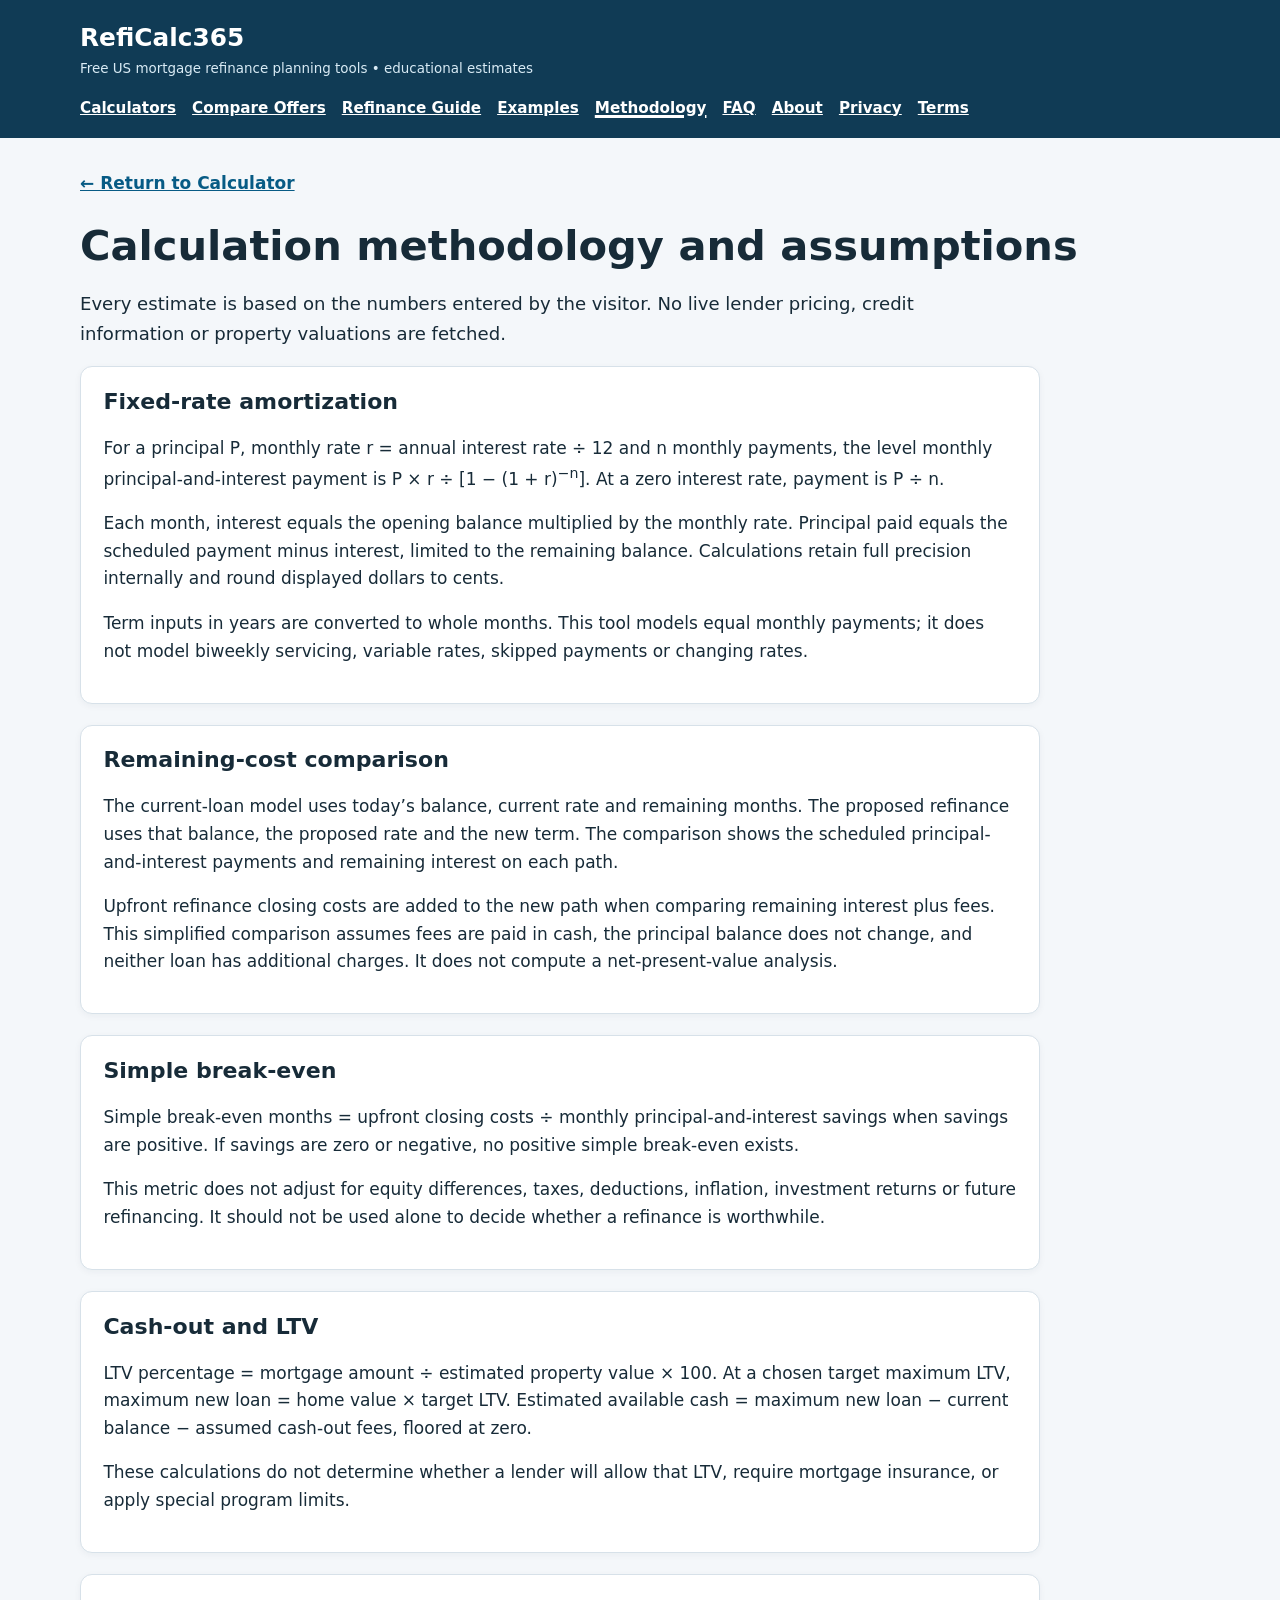
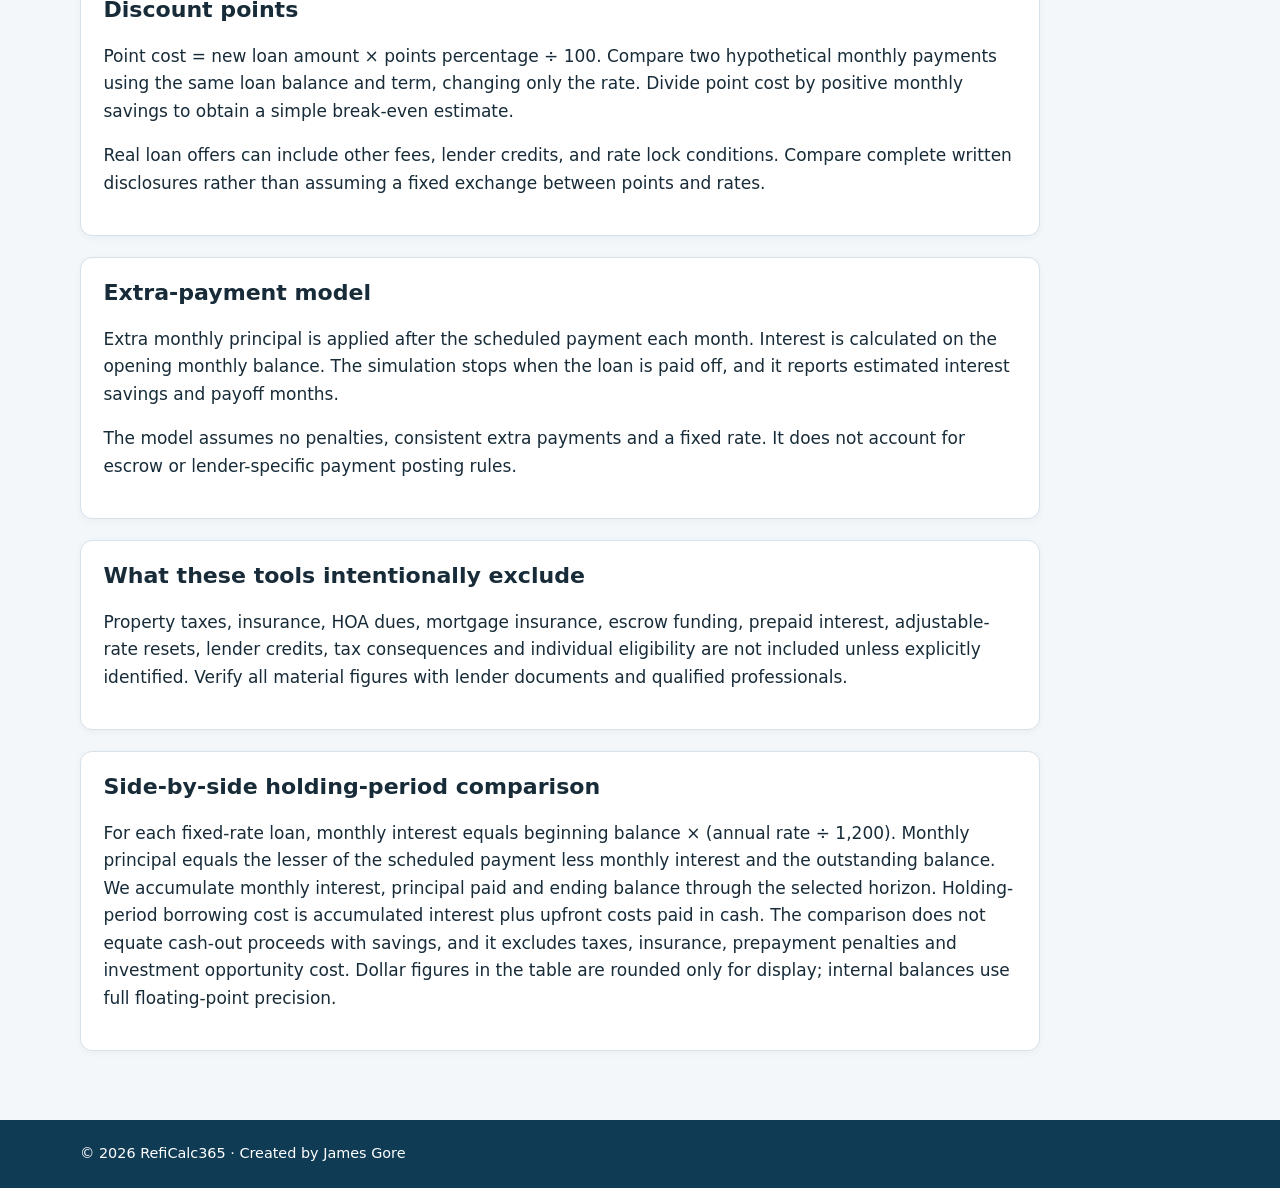
<file: methodology.html>
<!doctype html><html lang="en"><head><meta charset="utf-8"><meta name="viewport" content="width=device-width,initial-scale=1"><meta name="theme-color" content="#103b55"><title>Refinance Calculation Methods and Assumptions | RefiCalc365</title><meta name="description" content="Review amortization, refinance comparison, break-even, LTV, cash-out and point calculations and their limitations."><link rel="canonical" href="https://reficalc365.com/methodology.html"><link rel="stylesheet" href="style.css"><script async src="https://pagead2.googlesyndication.com/pagead/js/adsbygoogle.js?client=ca-pub-5287196493103465" crossorigin="anonymous"></script><script src="script.js" defer></script></head><body><a class="skip" href="#main">Skip to content</a><header><div class="wrap"><div class="brand"><a href="index.html">RefiCalc365</a><small>Free US mortgage refinance planning tools • educational estimates</small></div><nav aria-label="Main navigation"><a href="index.html">Calculators</a><a href="offers.html">Compare Offers</a><a href="guide.html">Refinance Guide</a><a href="examples.html">Examples</a><a href="methodology.html" aria-current="page">Methodology</a><a href="faq.html">FAQ</a><a href="about.html">About</a><a href="privacy.html">Privacy</a><a href="terms.html">Terms</a></nav></div></header><main id="main" class="wrap"><p class="return"><a href="index.html">← Return to Calculator</a></p><h1>Calculation methodology and assumptions</h1><p class="lead">Every estimate is based on the numbers entered by the visitor. No live lender pricing, credit information or property valuations are fetched.</p><section class="article"><h2>Fixed-rate amortization</h2><p>For a principal P, monthly rate r = annual interest rate ÷ 12 and n monthly payments, the level monthly principal-and-interest payment is P × r ÷ [1 − (1 + r)<sup>−n</sup>]. At a zero interest rate, payment is P ÷ n.</p><p>Each month, interest equals the opening balance multiplied by the monthly rate. Principal paid equals the scheduled payment minus interest, limited to the remaining balance. Calculations retain full precision internally and round displayed dollars to cents.</p><p>Term inputs in years are converted to whole months. This tool models equal monthly payments; it does not model biweekly servicing, variable rates, skipped payments or changing rates.</p></section><section class="article"><h2>Remaining-cost comparison</h2><p>The current-loan model uses today’s balance, current rate and remaining months. The proposed refinance uses that balance, the proposed rate and the new term. The comparison shows the scheduled principal-and-interest payments and remaining interest on each path.</p><p>Upfront refinance closing costs are added to the new path when comparing remaining interest plus fees. This simplified comparison assumes fees are paid in cash, the principal balance does not change, and neither loan has additional charges. It does not compute a net-present-value analysis.</p></section><section class="article"><h2>Simple break-even</h2><p>Simple break-even months = upfront closing costs ÷ monthly principal-and-interest savings when savings are positive. If savings are zero or negative, no positive simple break-even exists.</p><p>This metric does not adjust for equity differences, taxes, deductions, inflation, investment returns or future refinancing. It should not be used alone to decide whether a refinance is worthwhile.</p></section><section class="article"><h2>Cash-out and LTV</h2><p>LTV percentage = mortgage amount ÷ estimated property value × 100. At a chosen target maximum LTV, maximum new loan = home value × target LTV. Estimated available cash = maximum new loan − current balance − assumed cash-out fees, floored at zero.</p><p>These calculations do not determine whether a lender will allow that LTV, require mortgage insurance, or apply special program limits.</p></section><section class="article"><h2>Discount points</h2><p>Point cost = new loan amount × points percentage ÷ 100. Compare two hypothetical monthly payments using the same loan balance and term, changing only the rate. Divide point cost by positive monthly savings to obtain a simple break-even estimate.</p><p>Real loan offers can include other fees, lender credits, and rate lock conditions. Compare complete written disclosures rather than assuming a fixed exchange between points and rates.</p></section><section class="article"><h2>Extra-payment model</h2><p>Extra monthly principal is applied after the scheduled payment each month. Interest is calculated on the opening monthly balance. The simulation stops when the loan is paid off, and it reports estimated interest savings and payoff months.</p><p>The model assumes no penalties, consistent extra payments and a fixed rate. It does not account for escrow or lender-specific payment posting rules.</p></section><section class="article"><h2>What these tools intentionally exclude</h2><p>Property taxes, insurance, HOA dues, mortgage insurance, escrow funding, prepaid interest, adjustable-rate resets, lender credits, tax consequences and individual eligibility are not included unless explicitly identified. Verify all material figures with lender documents and qualified professionals.</p></section><section class="article"><h2>Side-by-side holding-period comparison</h2><p>For each fixed-rate loan, monthly interest equals beginning balance × (annual rate ÷ 1,200). Monthly principal equals the lesser of the scheduled payment less monthly interest and the outstanding balance. We accumulate monthly interest, principal paid and ending balance through the selected horizon. Holding-period borrowing cost is accumulated interest plus upfront costs paid in cash. The comparison does not equate cash-out proceeds with savings, and it excludes taxes, insurance, prepayment penalties and investment opportunity cost. Dollar figures in the table are rounded only for display; internal balances use full floating-point precision.</p></section></main><footer><div class="wrap">© <span class="year">2026</span> RefiCalc365 · Created by James Gore</div></footer></body></html>
</file>
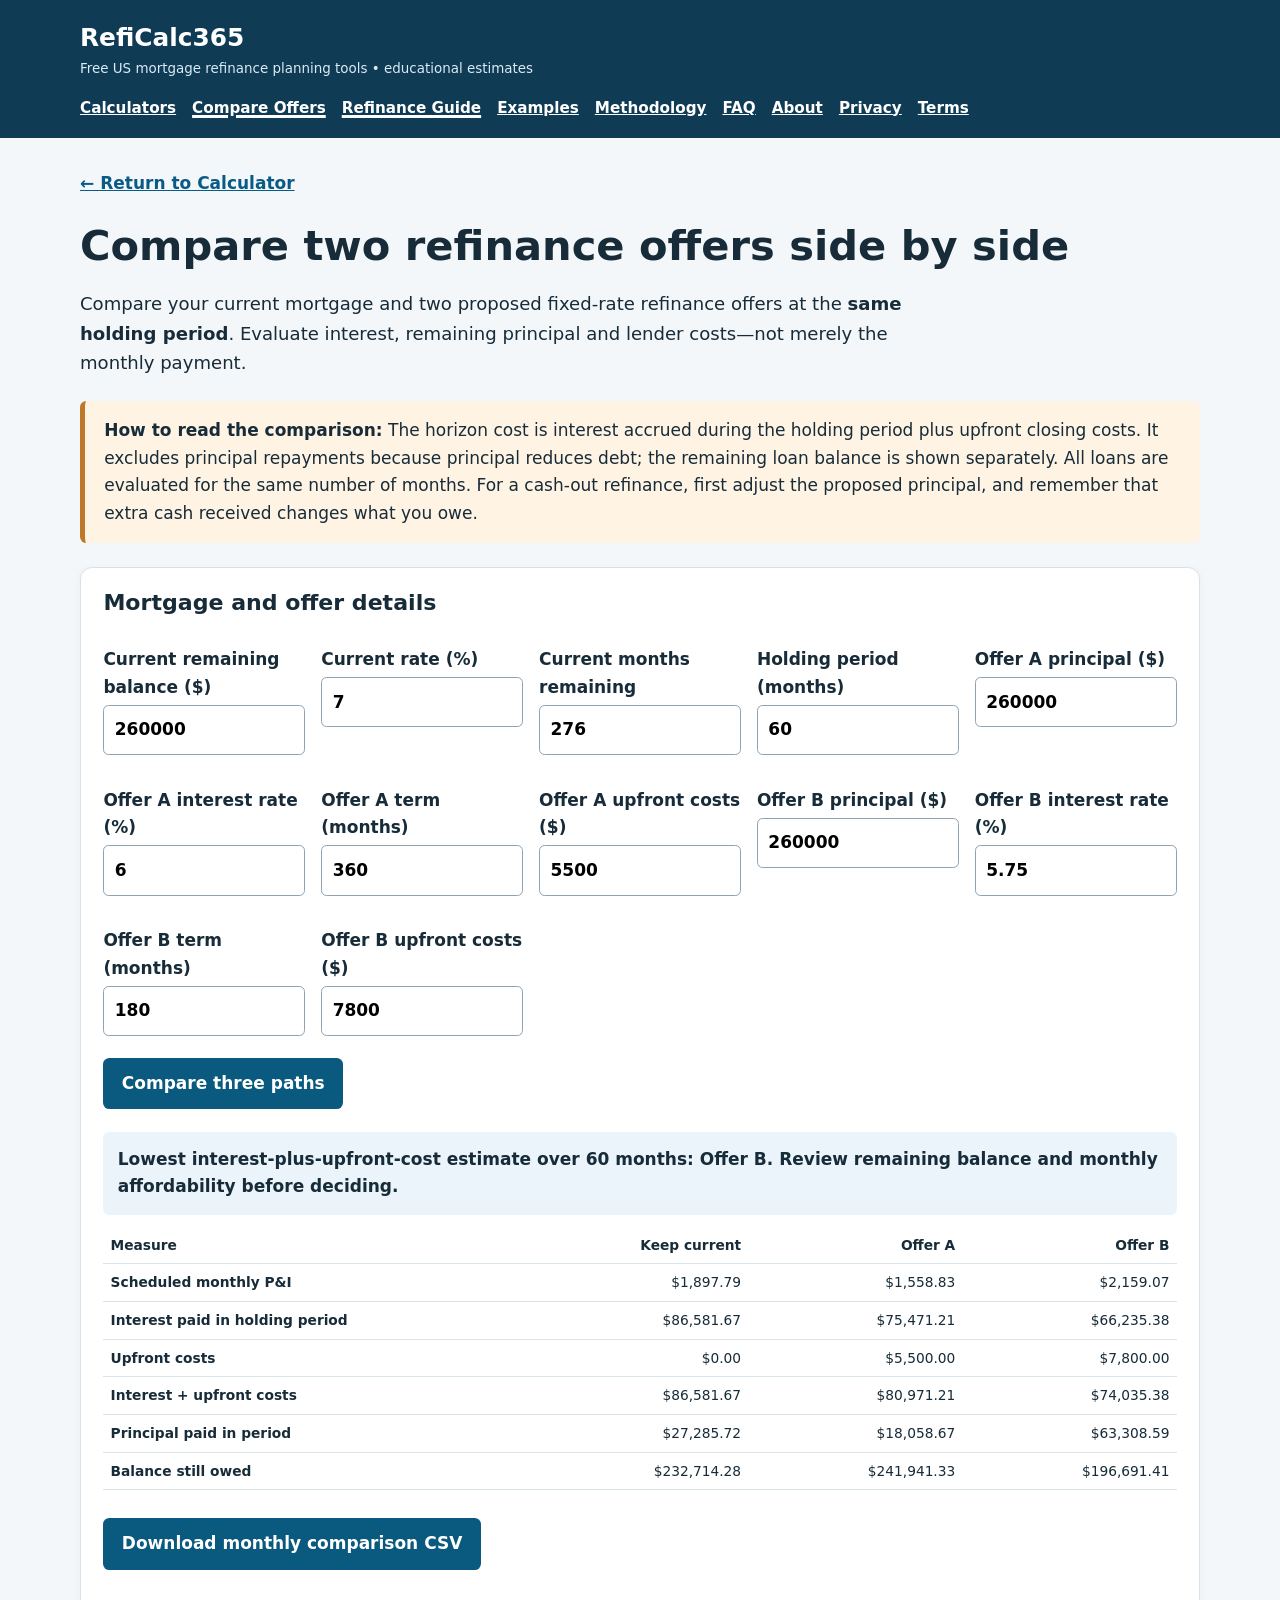
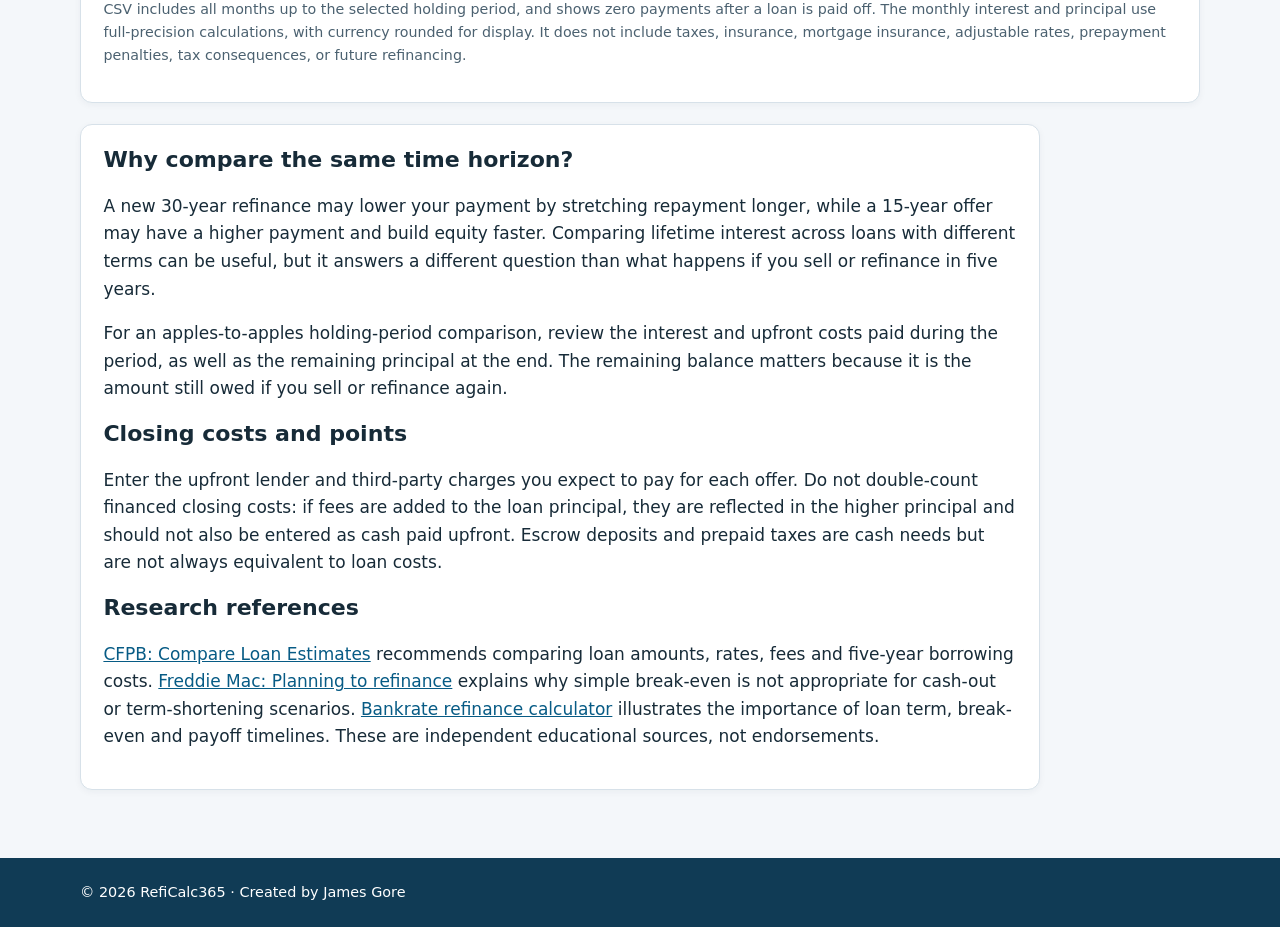
<file: offers.html>
<!doctype html><html lang="en"><head><meta charset="utf-8"><meta name="viewport" content="width=device-width,initial-scale=1"><meta name="theme-color" content="#103b55"><title>Compare Refinance Offers, Five-Year Cost and CSV | RefiCalc365</title><meta name="description" content="Compare two refinance quotes at the same holding period, track interest and remaining balance, and download schedules."><link rel="canonical" href="https://reficalc365.com/guide.html"><link rel="stylesheet" href="style.css"><script async src="https://pagead2.googlesyndication.com/pagead/js/adsbygoogle.js?client=ca-pub-5287196493103465" crossorigin="anonymous"></script><script src="script.js" defer></script></head><body><a class="skip" href="#main">Skip to content</a><header><div class="wrap"><div class="brand"><a href="index.html">RefiCalc365</a><small>Free US mortgage refinance planning tools • educational estimates</small></div><nav aria-label="Main navigation"><a href="index.html">Calculators</a><a href="offers.html" aria-current="page">Compare Offers</a><a href="guide.html" aria-current="page">Refinance Guide</a><a href="examples.html">Examples</a><a href="methodology.html">Methodology</a><a href="faq.html">FAQ</a><a href="about.html">About</a><a href="privacy.html">Privacy</a><a href="terms.html">Terms</a></nav></div></header><main id="main" class="wrap"><p class="return"><a href="index.html">← Return to Calculator</a></p><h1>Compare two refinance offers side by side</h1><p class="lead">Compare your current mortgage and two proposed fixed-rate refinance offers at the <strong>same holding period</strong>. Evaluate interest, remaining principal and lender costs—not merely the monthly payment.</p><div class="notice"><strong>How to read the comparison:</strong> The horizon cost is interest accrued during the holding period plus upfront closing costs. It excludes principal repayments because principal reduces debt; the remaining loan balance is shown separately. All loans are evaluated for the same number of months. For a cash-out refinance, first adjust the proposed principal, and remember that extra cash received changes what you owe.</div><section class="panel"><h2>Mortgage and offer details</h2><form id="offerForm"><div class="fields"><label>Current remaining balance ($)<input id="ocBalance" type="number" min="1" step=".01" value="260000" required></label><label>Current rate (%)<input id="ocRate" type="number" min="0" max="50" step=".01" value="7" required></label><label>Current months remaining<input id="ocMonths" type="number" min="1" max="600" step="1" value="276" required></label><label>Holding period (months)<input id="ocHold" type="number" min="1" max="600" step="1" value="60" required></label><label>Offer A principal ($)<input id="oaBalance" type="number" min="1" step=".01" value="260000" required></label><label>Offer A interest rate (%)<input id="oaRate" type="number" min="0" max="50" step=".01" value="6" required></label><label>Offer A term (months)<input id="oaMonths" type="number" min="1" max="600" step="1" value="360" required></label><label>Offer A upfront costs ($)<input id="oaCosts" type="number" min="0" step=".01" value="5500" required></label><label>Offer B principal ($)<input id="obBalance" type="number" min="1" step=".01" value="260000" required></label><label>Offer B interest rate (%)<input id="obRate" type="number" min="0" max="50" step=".01" value="5.75" required></label><label>Offer B term (months)<input id="obMonths" type="number" min="1" max="600" step="1" value="180" required></label><label>Offer B upfront costs ($)<input id="obCosts" type="number" min="0" step=".01" value="7800" required></label></div><button type="submit">Compare three paths</button></form><div class="result" id="offerResult" aria-live="polite"></div><div class="scroll"><table><thead><tr><th>Measure</th><th>Keep current</th><th>Offer A</th><th>Offer B</th></tr></thead><tbody id="offerTable"></tbody></table></div><p><button id="downloadOffer" type="button" disabled>Download monthly comparison CSV</button></p><p class="hint">CSV includes all months up to the selected holding period, and shows zero payments after a loan is paid off. The monthly interest and principal use full-precision calculations, with currency rounded for display. It does not include taxes, insurance, mortgage insurance, adjustable rates, prepayment penalties, tax consequences, or future refinancing.</p></section><section class="article"><h2>Why compare the same time horizon?</h2><p>A new 30-year refinance may lower your payment by stretching repayment longer, while a 15-year offer may have a higher payment and build equity faster. Comparing lifetime interest across loans with different terms can be useful, but it answers a different question than what happens if you sell or refinance in five years.</p><p>For an apples-to-apples holding-period comparison, review the interest and upfront costs paid during the period, as well as the remaining principal at the end. The remaining balance matters because it is the amount still owed if you sell or refinance again.</p><h2>Closing costs and points</h2><p>Enter the upfront lender and third-party charges you expect to pay for each offer. Do not double-count financed closing costs: if fees are added to the loan principal, they are reflected in the higher principal and should not also be entered as cash paid upfront. Escrow deposits and prepaid taxes are cash needs but are not always equivalent to loan costs.</p><h2>Research references</h2><p><a href="https://www.consumerfinance.gov/owning-a-home/compare/compare-loan-estimates/">CFPB: Compare Loan Estimates</a> recommends comparing loan amounts, rates, fees and five-year borrowing costs. <a href="https://myhome.freddiemac.com/refinancing/planning-to-refinance">Freddie Mac: Planning to refinance</a> explains why simple break-even is not appropriate for cash-out or term-shortening scenarios. <a href="https://www.bankrate.com/mortgages/refinance-calculator/">Bankrate refinance calculator</a> illustrates the importance of loan term, break-even and payoff timelines. These are independent educational sources, not endorsements.</p></section></main><footer><div class="wrap">© <span class="year">2026</span> RefiCalc365 · Created by James Gore</div></footer></body></html>
</file>
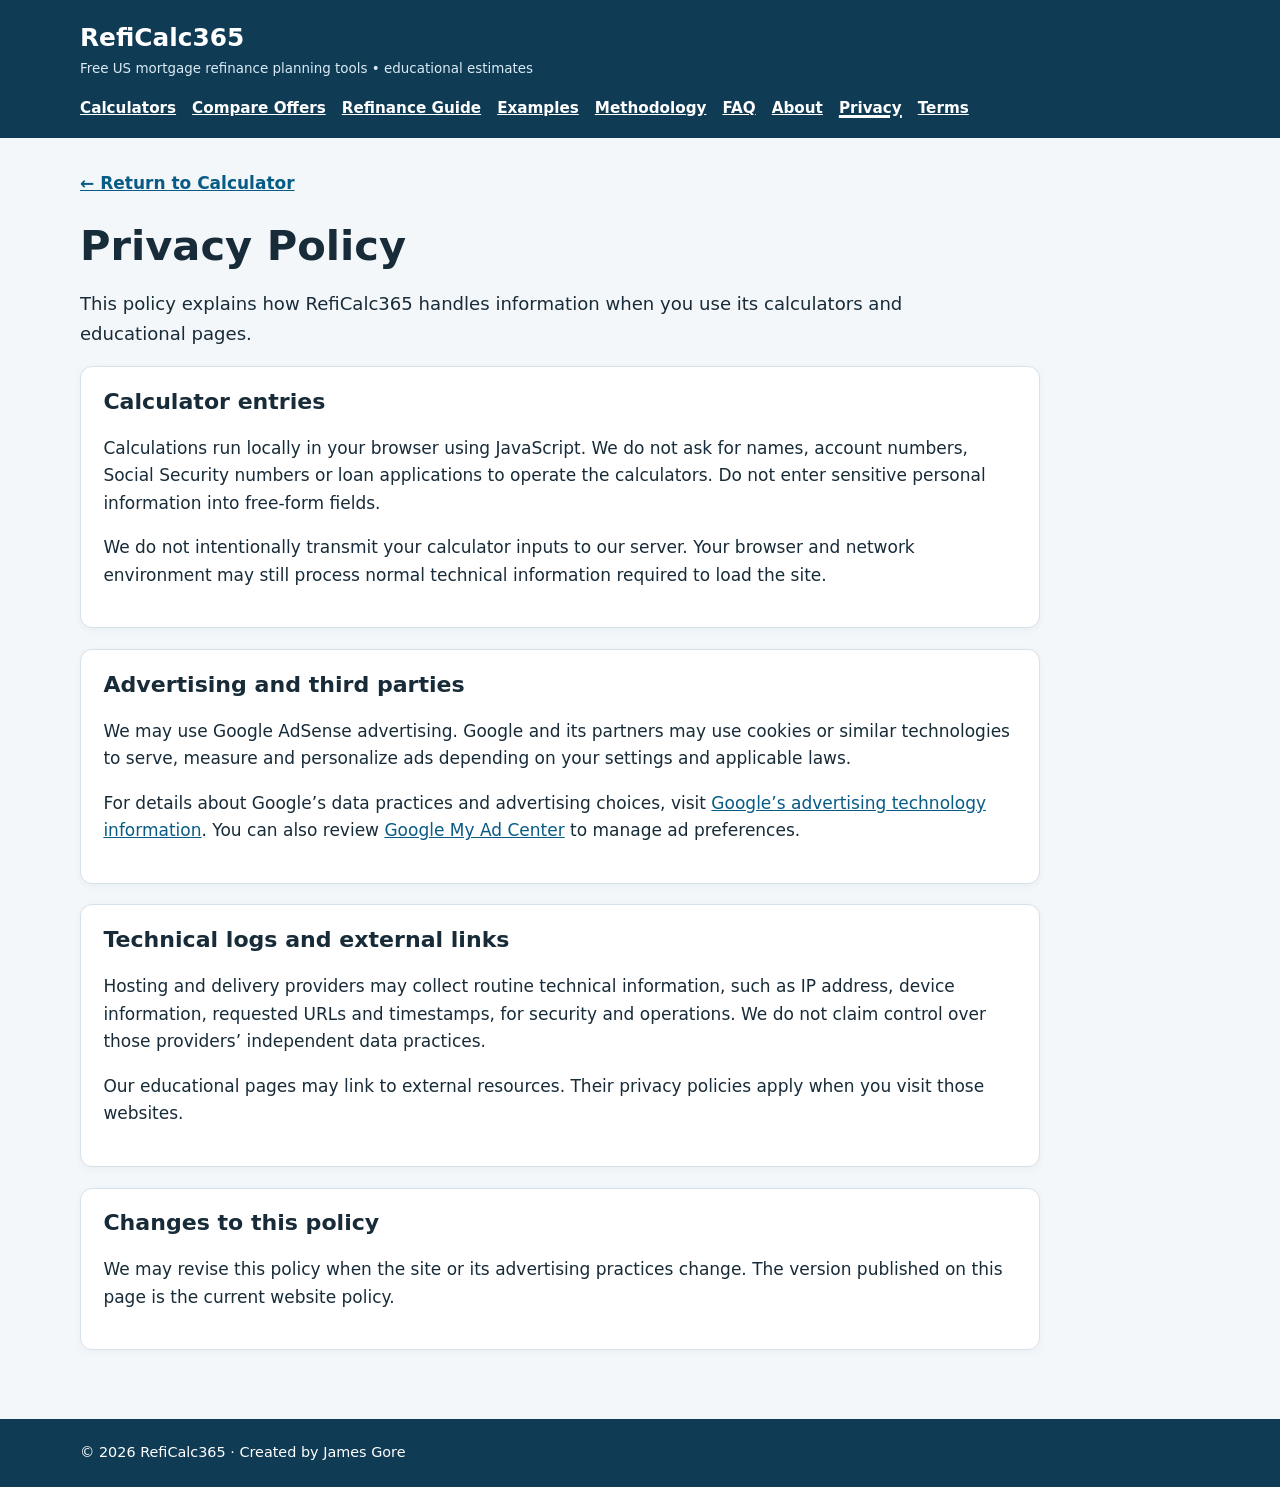
<file: privacy.html>
<!doctype html><html lang="en"><head><meta charset="utf-8"><meta name="viewport" content="width=device-width,initial-scale=1"><meta name="theme-color" content="#103b55"><title>Privacy Policy | RefiCalc365</title><meta name="description" content="Privacy policy explaining browser-side calculations, possible advertising cookies and external service links."><link rel="canonical" href="https://reficalc365.com/privacy.html"><link rel="stylesheet" href="style.css"><script async src="https://pagead2.googlesyndication.com/pagead/js/adsbygoogle.js?client=ca-pub-5287196493103465" crossorigin="anonymous"></script><script src="script.js" defer></script></head><body><a class="skip" href="#main">Skip to content</a><header><div class="wrap"><div class="brand"><a href="index.html">RefiCalc365</a><small>Free US mortgage refinance planning tools • educational estimates</small></div><nav aria-label="Main navigation"><a href="index.html">Calculators</a><a href="offers.html">Compare Offers</a><a href="guide.html">Refinance Guide</a><a href="examples.html">Examples</a><a href="methodology.html">Methodology</a><a href="faq.html">FAQ</a><a href="about.html">About</a><a href="privacy.html" aria-current="page">Privacy</a><a href="terms.html">Terms</a></nav></div></header><main id="main" class="wrap"><p class="return"><a href="index.html">← Return to Calculator</a></p><h1>Privacy Policy</h1><p class="lead">This policy explains how RefiCalc365 handles information when you use its calculators and educational pages.</p><section class="article"><h2>Calculator entries</h2><p>Calculations run locally in your browser using JavaScript. We do not ask for names, account numbers, Social Security numbers or loan applications to operate the calculators. Do not enter sensitive personal information into free-form fields.</p><p>We do not intentionally transmit your calculator inputs to our server. Your browser and network environment may still process normal technical information required to load the site.</p></section><section class="article"><h2>Advertising and third parties</h2><p>We may use Google AdSense advertising. Google and its partners may use cookies or similar technologies to serve, measure and personalize ads depending on your settings and applicable laws.</p><p>For details about Google’s data practices and advertising choices, visit <a href="https://policies.google.com/technologies/ads" rel="noopener noreferrer">Google’s advertising technology information</a>. You can also review <a href="https://myadcenter.google.com/" rel="noopener noreferrer">Google My Ad Center</a> to manage ad preferences.</p></section><section class="article"><h2>Technical logs and external links</h2><p>Hosting and delivery providers may collect routine technical information, such as IP address, device information, requested URLs and timestamps, for security and operations. We do not claim control over those providers’ independent data practices.</p><p>Our educational pages may link to external resources. Their privacy policies apply when you visit those websites.</p></section><section class="article"><h2>Changes to this policy</h2><p>We may revise this policy when the site or its advertising practices change. The version published on this page is the current website policy.</p></section></main><footer><div class="wrap">© <span class="year">2026</span> RefiCalc365 · Created by James Gore</div></footer></body></html>
</file>
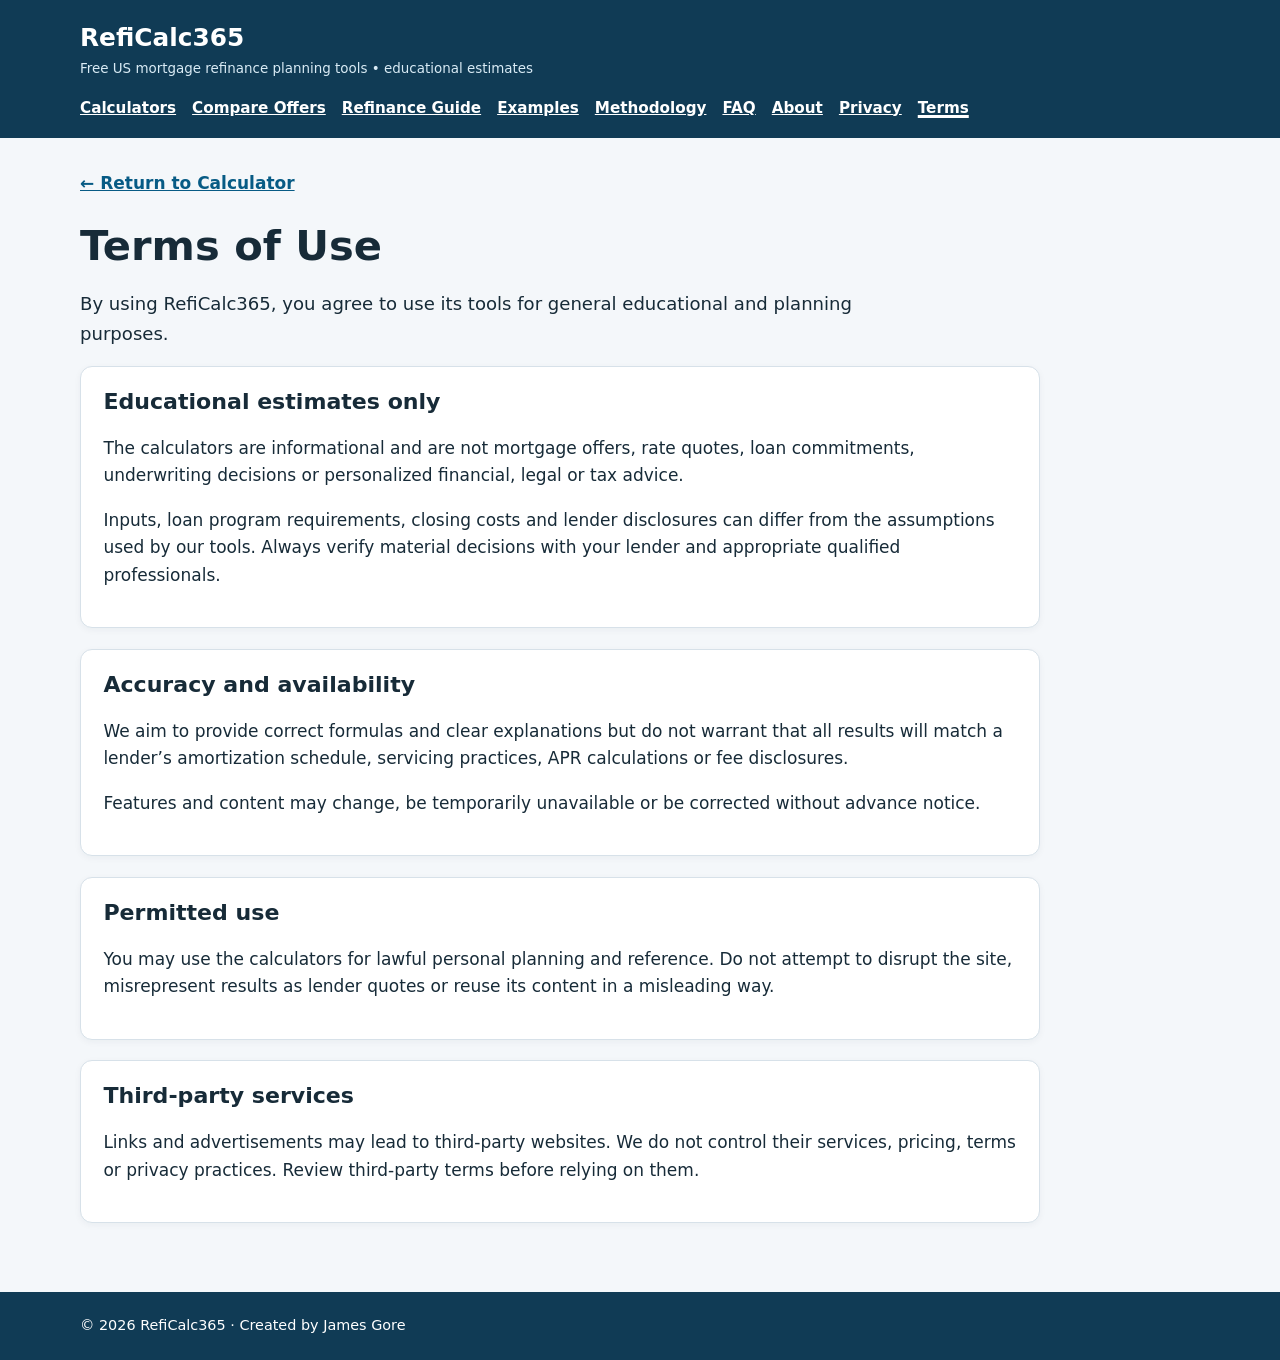
<file: terms.html>
<!doctype html><html lang="en"><head><meta charset="utf-8"><meta name="viewport" content="width=device-width,initial-scale=1"><meta name="theme-color" content="#103b55"><title>Terms of Use | RefiCalc365</title><meta name="description" content="Terms covering educational refinance estimates, limitations, permitted use and third-party links."><link rel="canonical" href="https://reficalc365.com/terms.html"><link rel="stylesheet" href="style.css"><script async src="https://pagead2.googlesyndication.com/pagead/js/adsbygoogle.js?client=ca-pub-5287196493103465" crossorigin="anonymous"></script><script src="script.js" defer></script></head><body><a class="skip" href="#main">Skip to content</a><header><div class="wrap"><div class="brand"><a href="index.html">RefiCalc365</a><small>Free US mortgage refinance planning tools • educational estimates</small></div><nav aria-label="Main navigation"><a href="index.html">Calculators</a><a href="offers.html">Compare Offers</a><a href="guide.html">Refinance Guide</a><a href="examples.html">Examples</a><a href="methodology.html">Methodology</a><a href="faq.html">FAQ</a><a href="about.html">About</a><a href="privacy.html">Privacy</a><a href="terms.html" aria-current="page">Terms</a></nav></div></header><main id="main" class="wrap"><p class="return"><a href="index.html">← Return to Calculator</a></p><h1>Terms of Use</h1><p class="lead">By using RefiCalc365, you agree to use its tools for general educational and planning purposes.</p><section class="article"><h2>Educational estimates only</h2><p>The calculators are informational and are not mortgage offers, rate quotes, loan commitments, underwriting decisions or personalized financial, legal or tax advice.</p><p>Inputs, loan program requirements, closing costs and lender disclosures can differ from the assumptions used by our tools. Always verify material decisions with your lender and appropriate qualified professionals.</p></section><section class="article"><h2>Accuracy and availability</h2><p>We aim to provide correct formulas and clear explanations but do not warrant that all results will match a lender’s amortization schedule, servicing practices, APR calculations or fee disclosures.</p><p>Features and content may change, be temporarily unavailable or be corrected without advance notice.</p></section><section class="article"><h2>Permitted use</h2><p>You may use the calculators for lawful personal planning and reference. Do not attempt to disrupt the site, misrepresent results as lender quotes or reuse its content in a misleading way.</p></section><section class="article"><h2>Third-party services</h2><p>Links and advertisements may lead to third-party websites. We do not control their services, pricing, terms or privacy practices. Review third-party terms before relying on them.</p></section></main><footer><div class="wrap">© <span class="year">2026</span> RefiCalc365 · Created by James Gore</div></footer></body></html>
</file>
<file: style.css>
*{box-sizing:border-box}html{scroll-behavior:auto}body{margin:0;font:17px/1.62 system-ui,-apple-system,BlinkMacSystemFont,"Segoe UI",sans-serif;color:#172b38;background:#f4f7fa}a{color:#075b85}a:hover{text-decoration-thickness:2px}header{background:#103b55;color:#fff;padding:1.1rem 0}header a{color:#fff}.wrap{max-width:1160px;margin:auto;padding:0 1.25rem}.brand a{font-size:1.55rem;font-weight:800;text-decoration:none}.brand small{display:block;color:#d9ebf5;font-size:.84rem}nav{display:flex;gap:.5rem 1rem;flex-wrap:wrap;margin-top:1rem}nav a{font-size:.95rem;font-weight:600}nav a[aria-current=page]{text-decoration:underline;text-decoration-thickness:3px}main{padding-top:2rem!important;padding-bottom:3rem!important}h1{font-size:clamp(1.85rem,4vw,2.6rem);line-height:1.2;margin:.2rem 0 1rem}h2{font-size:1.38rem;line-height:1.3}h3{font-size:1.12rem}.lead{font-size:1.13rem;max-width:850px}.notice{padding:1rem 1.2rem;border-left:5px solid #bd7929;background:#fff4e4;border-radius:.4rem;margin:1.5rem 0}.toolgrid{display:grid;grid-template-columns:repeat(auto-fit,minmax(min(100%,460px),1fr));gap:1.3rem;align-items:start}.panel,.article{background:white;border:1px solid #d7e1e9;border-radius:.75rem;padding:1.3rem 1.4rem;margin-bottom:1.3rem;box-shadow:0 2px 7px #0b30410c}.panel h2,.article h2{margin-top:0}.article{max-width:960px}.fields{display:grid;grid-template-columns:repeat(auto-fit,minmax(190px,1fr));gap:.7rem 1rem}label{display:block;font-weight:650;margin:.65rem 0}input{display:block;width:100%;padding:.65rem;border:1px solid #8da3b3;border-radius:.35rem;font:inherit;margin-top:.2rem}button{background:#0a597e;color:#fff;border:0;border-radius:.4rem;font:inherit;font-weight:750;padding:.75rem 1.15rem;cursor:pointer;margin:.7rem 0}button:hover{background:#084562}button:focus-visible,a:focus-visible,input:focus-visible{outline:3px solid #f7ad37;outline-offset:2px}.result{border-radius:.4rem;background:#eaf4fa;padding:.9rem;margin:.7rem 0;min-height:3rem}.result:empty{display:none}.hint{font-size:.89rem;color:#4b6170}.scroll{overflow:auto}table{width:100%;border-collapse:collapse;font-size:.86rem}th,td{text-align:right;padding:.45rem;border-bottom:1px solid #d9e4eb;white-space:nowrap}th:first-child,td:first-child{text-align:left}.bars{display:flex;flex-direction:column;gap:.6rem}.barrow{display:flex;gap:.6rem;align-items:center}.barrow span{width:95px;flex-shrink:0;font-size:.85rem}.barrow div{height:22px;background:#1683ae;border-radius:4px;min-width:2px}.barrow:nth-child(2) div{background:#d68a32}.barrow b{font-size:.82rem;white-space:nowrap}.return{margin:0 0 1.5rem;font-weight:750}footer{background:#103b55;color:white;padding:1.4rem 0;font-size:.9rem}.skip{position:absolute;left:-10000px}.skip:focus{left:10px;top:10px;background:#fff;padding:.5rem;z-index:5}@media(max-width:600px){.wrap{padding:0 .9rem}.panel,.article{padding:1rem}.barrow span{width:60px}}
#offerTable th:first-child{text-align:left}#offerTable td{min-width:125px}#offerResult{font-weight:650}button:disabled{opacity:.55;cursor:not-allowed}
</file>
